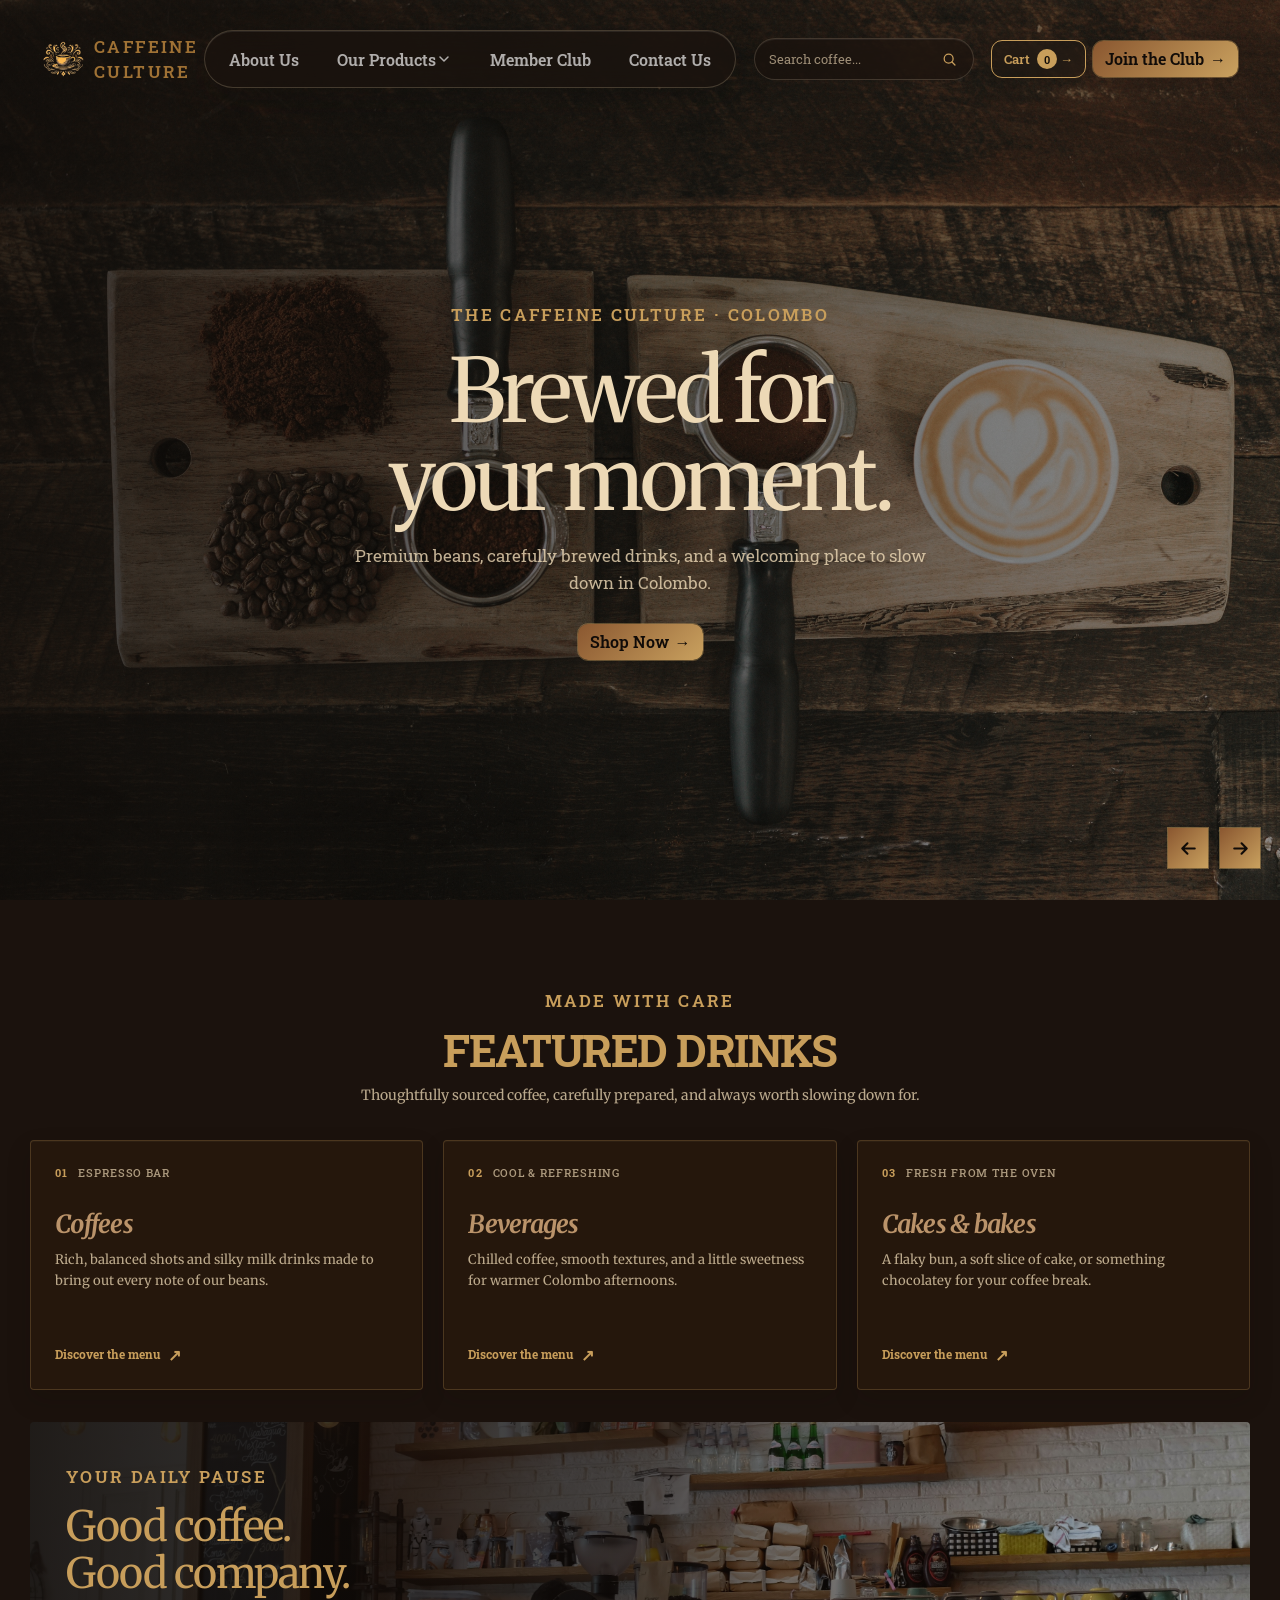
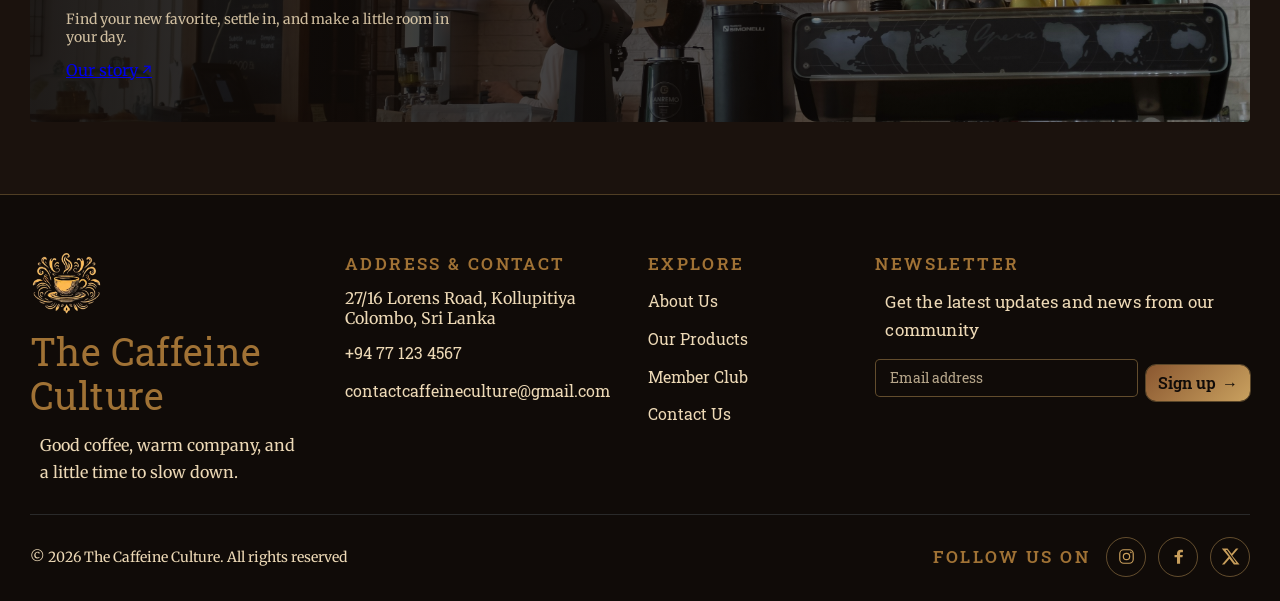
<file: index.html>
<!DOCTYPE html>
<html lang="en">

<head>
  <meta charset="UTF-8">
  <meta name="viewport" content="width=device-width, initial-scale=1.0">
  <meta name="description" content="The Caffeine Culture serves premium coffee in a welcoming Colombo cafe.">
  <meta name="theme-color" content="#100b08">
  <title>The Caffeine Culture</title>
  <link rel="icon" type="image/png" href="assets/images/Logo/Logo%20Transparent.png">
  <link rel="preconnect" href="https://fonts.googleapis.com">
  <link rel="preconnect" href="https://fonts.gstatic.com" crossorigin>
  <link
    href="https://fonts.googleapis.com/css2?family=Merriweather:opsz,wdth,wght@18..144,87..112,300..900&family=Roboto+Slab:wght@100..900&display=swap"
    rel="stylesheet">
  <link rel="stylesheet" href="https://cdn.jsdelivr.net/npm/swiper@11/swiper-bundle.min.css">
  <link rel="stylesheet" href="assets/css/main.css">
  <script type="module" src="js/main.js"></script>
</head>

<body>
  <a class="skip-link" href="#main-content">Skip to content</a>
  <header class="site-header" id="site-header"></header>

  <main class="home-page" id="main-content" tabindex="-1">
    <section class="home-hero" aria-labelledby="home-hero-title">
      <div class="hero-slider swiper" id="hero-slider" role="region" aria-roledescription="carousel"
        aria-label="Coffee moments">
        <div class="swiper-wrapper">
          <div class="swiper-slide hero-slide">
            <img class="hero-slide-image" src="assets/images/Background/Background.jpg" alt="" fetchpriority="high">
          </div>
          <div class="swiper-slide hero-slide">
            <img class="hero-slide-image" src="assets/images/Background/Background%202.jpg" alt="" loading="lazy">
          </div>
          <div class="swiper-slide hero-slide">
            <img class="hero-slide-image" src="assets/images/Background/Background%203.jpg" alt="" loading="lazy">
          </div>
        </div>
      </div>
      <div class="hero-content content-width">
        <p class="eyebrow">The Caffeine Culture · Colombo</p>
        <h1 class="h1-title" id="home-hero-title">Brewed for<br>your moment.</h1>
        <p class="body-text">Premium beans, carefully brewed drinks, and a welcoming place to slow down in Colombo.</p>
        <div class="button-row">
          <a class="btn action-btn" href="products.html">Shop Now</a>
        </div>
      </div>
      <div class="hero-slider-controls arrows-pair" role="group" aria-label="Hero slider controls">
        <button class="slider-arrow dark-arrow" type="button" data-hero-slider-prev aria-label="Previous background"
          aria-controls="hero-slider">
          <svg viewBox="0 0 24 24" fill="none" aria-hidden="true" focusable="false">
            <path d="M6 12H18M18 12L13 7M18 12L13 17" stroke="currentColor" stroke-width="2" stroke-linecap="round"
              stroke-linejoin="round"></path>
          </svg>
        </button>
        <button class="slider-arrow dark-arrow" type="button" data-hero-slider-next aria-label="Next background"
          aria-controls="hero-slider">
          <svg viewBox="0 0 24 24" fill="none" aria-hidden="true" focusable="false">
            <path d="M6 12H18M18 12L13 7M18 12L13 17" stroke="currentColor" stroke-width="2" stroke-linecap="round"
              stroke-linejoin="round"></path>
          </svg>
        </button>
      </div>
    </section>
    <section class="featured-drinks" id="featured-drinks" aria-labelledby="featured-drinks-title">
      <div class="content-width">
        <header class="section-intro">
          <p class="eyebrow">Made with care</p>
          <h2 class="h2-subtitle" id="featured-drinks-title">Featured drinks</h2>
          <p class="section-description">Thoughtfully sourced coffee, carefully prepared, and always worth slowing down
            for.</p>
        </header>
        <div class="drink-grid">
          <article class="drink-card">
            <p class="drink-category">01 <span>Espresso bar</span></p>
            <h3>Coffees</h3>
            <p>Rich, balanced shots and silky milk drinks made to bring out every note of our beans.</p>
            <a class="drink-link" href="products.html?category=coffee#product-catalog">Discover the menu <span
                aria-hidden="true">↗</span></a>
          </article>
          <article class="drink-card">
            <p class="drink-category">02 <span>Cool &amp; refreshing</span></p>
            <h3>Beverages</h3>
            <p>Chilled coffee, smooth textures, and a little sweetness for warmer Colombo afternoons.</p>
            <a class="drink-link" href="products.html?category=beverages#product-catalog">Discover the menu <span
                aria-hidden="true">↗</span></a>
          </article>
          <article class="drink-card">
            <p class="drink-category">03 <span>Fresh from the oven</span></p>
            <h3>Cakes &amp; bakes</h3>
            <p>A flaky bun, a soft slice of cake, or something chocolatey for your coffee break.</p>
            <a class="drink-link" href="products.html?category=cakes#product-catalog">Discover the menu <span
                aria-hidden="true">↗</span></a>
          </article>
        </div>
        <div class="coffee-feature" id="about-us">
          <div class="coffee-feature-copy">
            <p class="eyebrow">Your daily pause</p>
            <h2>Good coffee.<br>Good company.</h2>
            <p>Find your new favorite, settle in, and make a little room in your day.</p>
            <a class="drink-link" href="about.html">Our story <span aria-hidden="true">↗</span></a>
          </div>
        </div>
      </div>
    </section>
  </main>
  <footer class="site-footer" id="site-footer"></footer>
  <script src="https://cdn.jsdelivr.net/npm/swiper@11/swiper-bundle.min.js"></script>
</body>

</html>
</file>
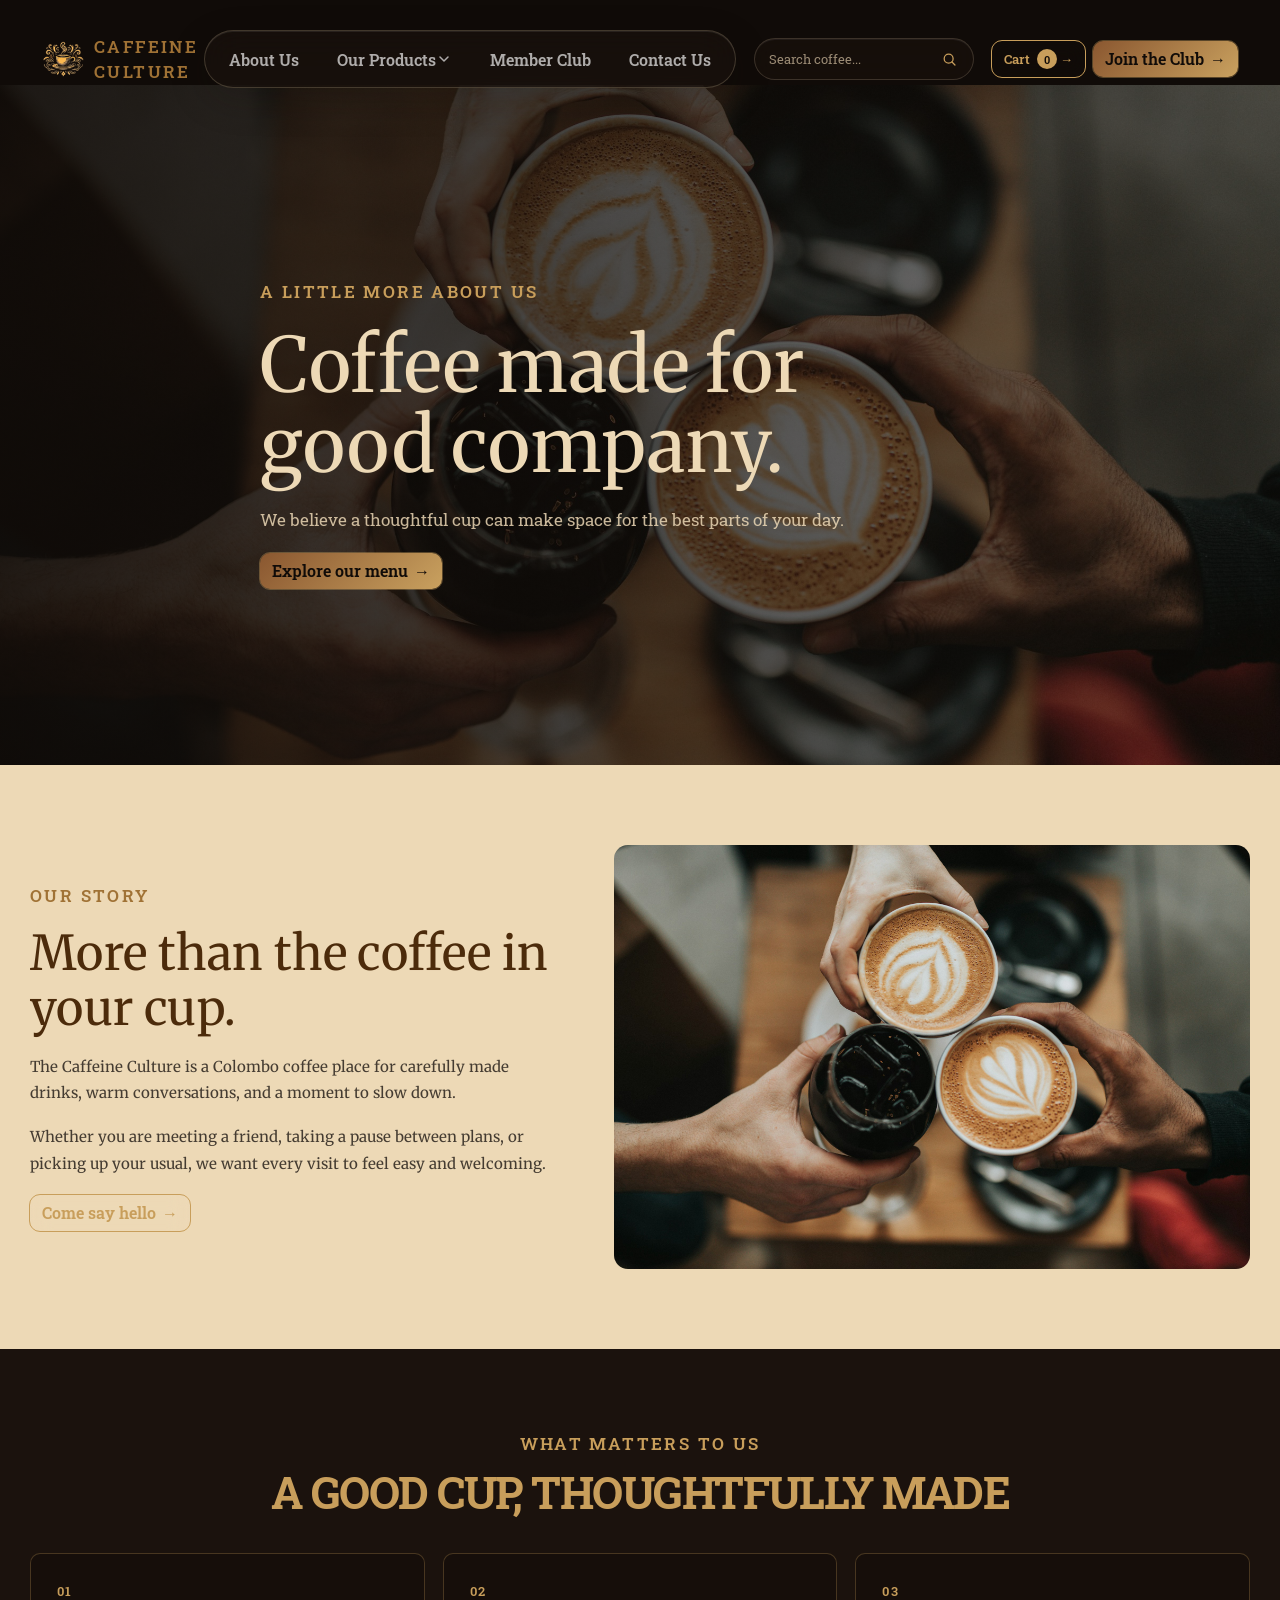
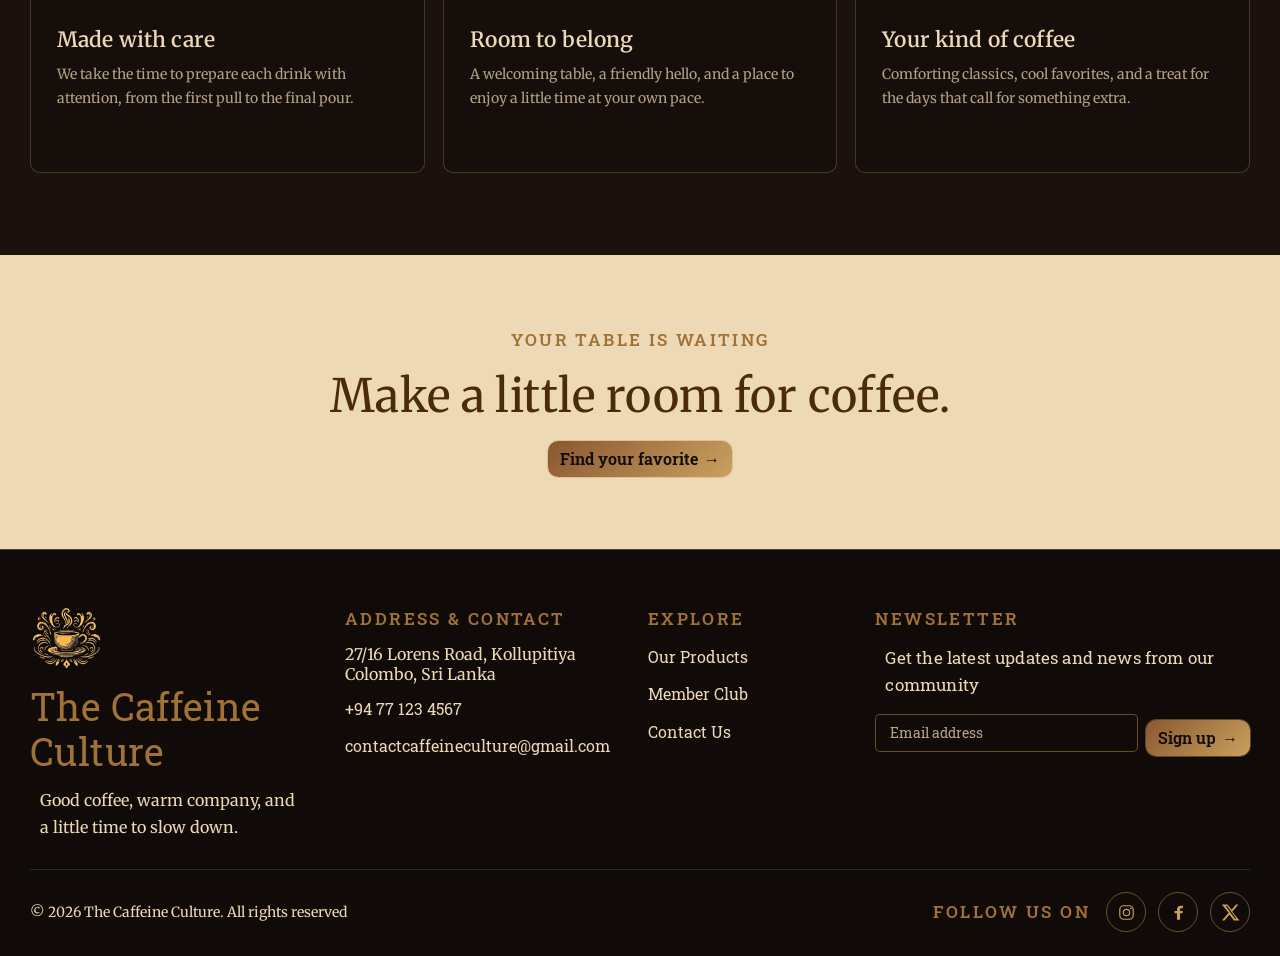
<file: about.html>
<!DOCTYPE html>
<html lang="en">

<head>
  <meta charset="UTF-8">
  <meta name="viewport" content="width=device-width, initial-scale=1.0">
  <meta name="description" content="Get to know The Caffeine Culture, a welcoming Colombo coffee place built around good coffee and unhurried moments.">
  <meta name="theme-color" content="#100b08">
  <title>About Us | The Caffeine Culture</title>
  <link rel="icon" type="image/png" href="assets/images/Logo/Logo%20Transparent.png">
  <link rel="preconnect" href="https://fonts.googleapis.com">
  <link rel="preconnect" href="https://fonts.gstatic.com" crossorigin>
  <link
    href="https://fonts.googleapis.com/css2?family=Merriweather:opsz,wdth,wght@18..144,87..112,300..900&family=Roboto+Slab:wght@100..900&display=swap"
    rel="stylesheet">
  <link rel="stylesheet" href="assets/css/main.css">
  <script type="module" src="js/main.js"></script>
</head>

<body>
  <a class="skip-link" href="#main-content">Skip to content</a>
  <header class="site-header" id="site-header"></header>

  <main id="main-content" class="site-page about-page" tabindex="-1">
    <section class="page-hero about-hero" aria-labelledby="about-title">
      <div class="content-width page-hero-content">
        <p class="eyebrow">A little more about us</p>
        <h1 class="h1-title light" id="about-title">Coffee made for<br>good company.</h1>
        <p class="body-text light">We believe a thoughtful cup can make space for the best parts of your day.</p>
        <a class="btn action-btn" href="products.html">Explore our menu</a>
      </div>
    </section>

    <section class="story-section light-section">
      <div class="content-width story-layout">
        <div class="story-copy">
          <p class="eyebrow">Our story</p>
          <h2>More than the coffee in your cup.</h2>
          <p>The Caffeine Culture is a Colombo coffee place for carefully made drinks, warm conversations, and a moment to slow down.</p>
          <p>Whether you are meeting a friend, taking a pause between plans, or picking up your usual, we want every visit to feel easy and welcoming.</p>
          <a class="btn ghost-btn" href="contact.html">Come say hello</a>
        </div>
        <img class="story-image" src="assets/images/Background/Background%203.jpg" alt="Friends sharing coffee together" loading="lazy">
      </div>
    </section>

    <section class="values-section dark-section">
      <div class="content-width">
        <header class="section-intro">
          <p class="eyebrow">What matters to us</p>
          <h2 class="h2-subtitle">A good cup, thoughtfully made</h2>
        </header>
        <div class="values-grid">
          <article class="value-card">
            <span class="value-number">01</span>
            <h3>Made with care</h3>
            <p>We take the time to prepare each drink with attention, from the first pull to the final pour.</p>
          </article>
          <article class="value-card">
            <span class="value-number">02</span>
            <h3>Room to belong</h3>
            <p>A welcoming table, a friendly hello, and a place to enjoy a little time at your own pace.</p>
          </article>
          <article class="value-card">
            <span class="value-number">03</span>
            <h3>Your kind of coffee</h3>
            <p>Comforting classics, cool favorites, and a treat for the days that call for something extra.</p>
          </article>
        </div>
      </div>
    </section>

    <section class="page-cta light-section">
      <div class="content-width">
        <p class="eyebrow">Your table is waiting</p>
        <h2>Make a little room for coffee.</h2>
        <a class="btn action-btn" href="products.html">Find your favorite</a>
      </div>
    </section>
  </main>

  <footer class="site-footer" id="site-footer"></footer>
</body>

</html>
</file>
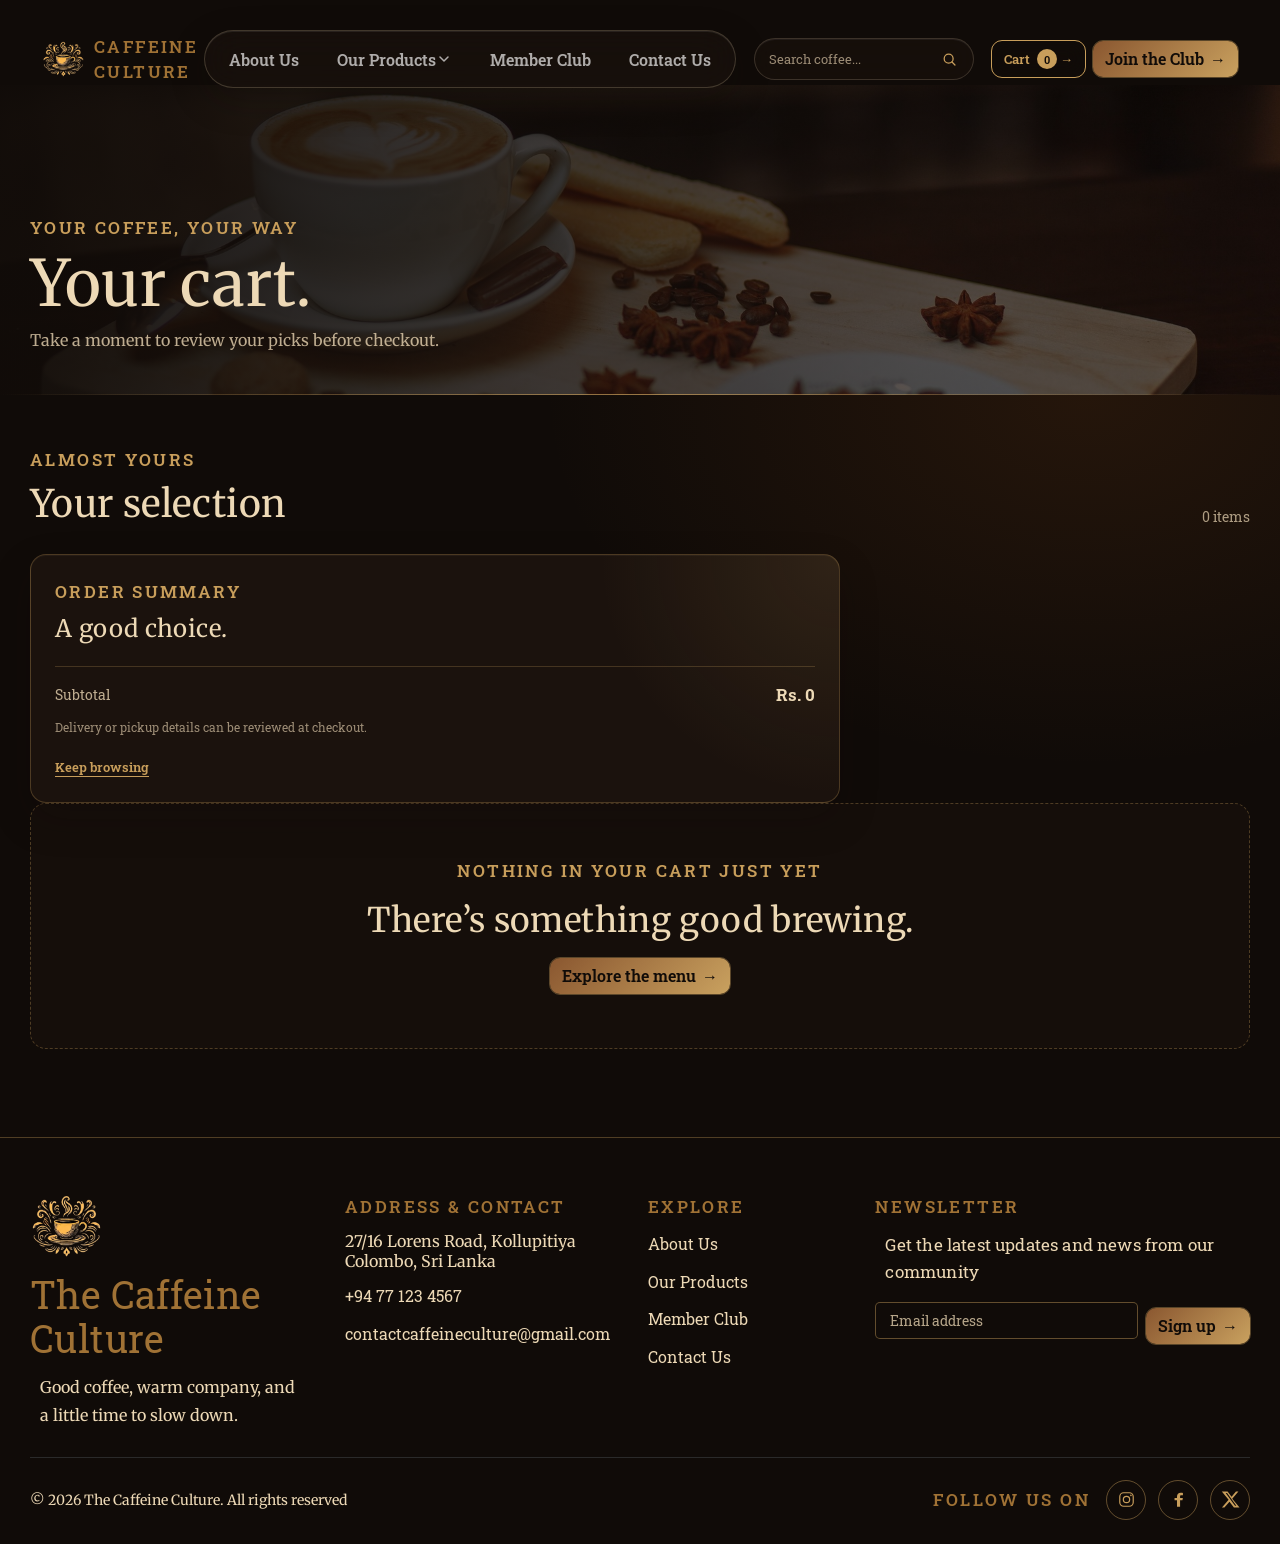
<file: cart.html>
<!DOCTYPE html>
<html lang="en">

<head>
  <meta charset="UTF-8">
  <meta name="viewport" content="width=device-width, initial-scale=1.0">
  <meta name="description" content="Review your Caffeine Culture cart before checkout.">
  <meta name="theme-color" content="#100b08">
  <title>Your Cart | The Caffeine Culture</title>
  <link rel="icon" type="image/png" href="assets/images/Logo/Logo%20Transparent.png">
  <link rel="preconnect" href="https://fonts.googleapis.com">
  <link rel="preconnect" href="https://fonts.gstatic.com" crossorigin>
  <link
    href="https://fonts.googleapis.com/css2?family=Merriweather:opsz,wdth,wght@18..144,87..112,300..900&family=Roboto+Slab:wght@100..900&display=swap"
    rel="stylesheet">
  <link rel="stylesheet" href="assets/css/main.css">
  <script type="module" src="js/main.js"></script>
</head>

<body>
  <a class="skip-link" href="#main-content">Skip to content</a>
  <header class="site-header" id="site-header"></header>

  <main id="main-content" class="site-page shop-page" tabindex="-1">
    <section class="shop-hero">
      <div class="content-width">
        <p class="eyebrow">Your coffee, your way</p>
        <h1 class="h1-title light">Your cart.</h1>
        <p>Take a moment to review your picks before checkout.</p>
      </div>
    </section>

    <section class="shop-section">
      <div class="content-width">
        <div class="shop-heading">
          <div>
            <p class="eyebrow">Almost yours</p>
            <h2>Your selection</h2>
          </div>
          <p data-cart-page-count aria-live="polite"></p>
        </div>

        <div class="cart-layout">
          <div class="cart-items" data-cart-items></div>
          <aside class="cart-summary" aria-labelledby="cart-summary-title">
            <p class="eyebrow">Order summary</p>
            <h2 id="cart-summary-title">A good choice.</h2>
            <div class="cart-total-row">
              <span>Subtotal</span>
              <strong data-cart-total>Rs. 0</strong>
            </div>
            <p class="cart-summary-note">Delivery or pickup details can be reviewed at checkout.</p>
            <a class="btn action-btn" data-cart-checkout href="checkout.html">Continue to checkout</a>
            <a class="shop-text-link" href="products.html">Keep browsing</a>
          </aside>
        </div>

        <div class="cart-empty" data-cart-empty hidden>
          <p class="eyebrow">Nothing in your cart just yet</p>
          <h2>There’s something good brewing.</h2>
          <a class="btn action-btn" href="products.html">Explore the menu</a>
        </div>
      </div>
    </section>
  </main>

  <footer class="site-footer" id="site-footer"></footer>
</body>

</html>
</file>
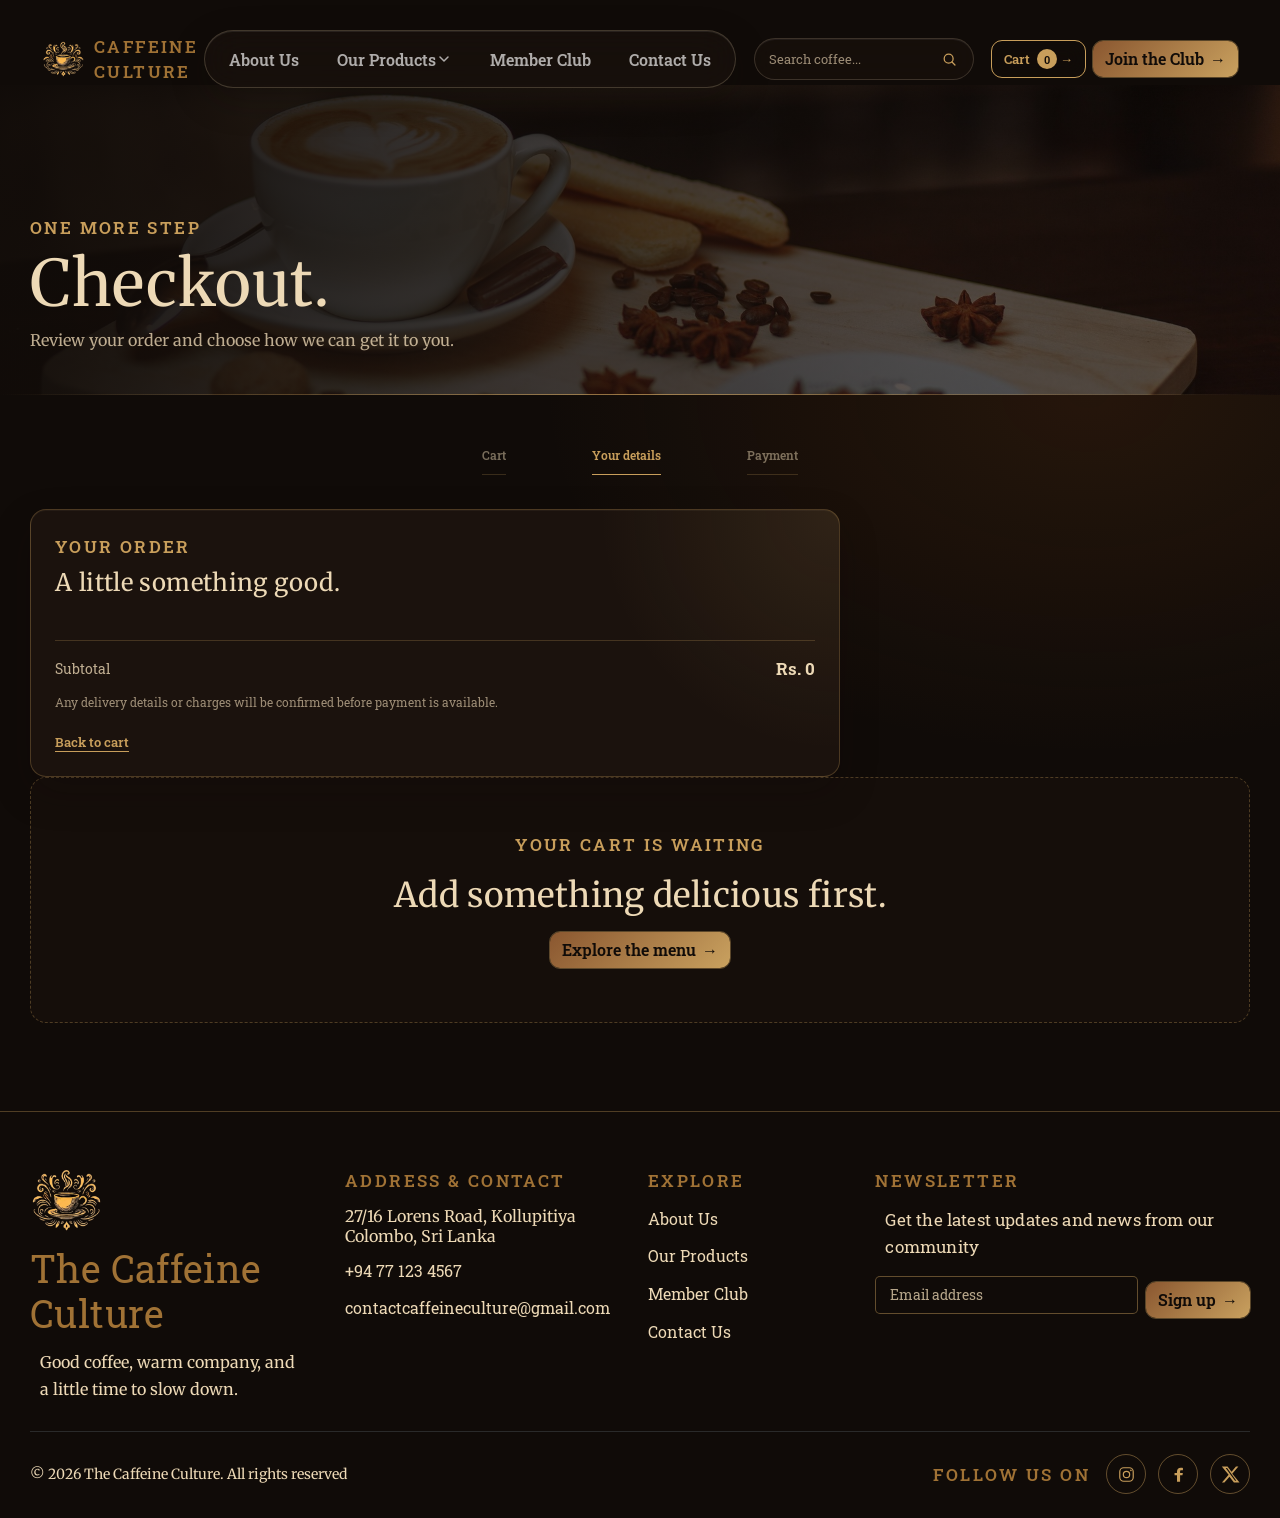
<file: checkout.html>
<!DOCTYPE html>
<html lang="en">

<head>
  <meta charset="UTF-8">
  <meta name="viewport" content="width=device-width, initial-scale=1.0">
  <meta name="description" content="Review your order and checkout details with The Caffeine Culture.">
  <meta name="theme-color" content="#100b08">
  <title>Checkout | The Caffeine Culture</title>
  <link rel="icon" type="image/png" href="assets/images/Logo/Logo%20Transparent.png">
  <link rel="preconnect" href="https://fonts.googleapis.com">
  <link rel="preconnect" href="https://fonts.gstatic.com" crossorigin>
  <link
    href="https://fonts.googleapis.com/css2?family=Merriweather:opsz,wdth,wght@18..144,87..112,300..900&family=Roboto+Slab:wght@100..900&display=swap"
    rel="stylesheet">
  <link rel="stylesheet" href="assets/css/main.css">
  <script type="module" src="js/main.js"></script>
</head>

<body>
  <a class="skip-link" href="#main-content">Skip to content</a>
  <header class="site-header" id="site-header"></header>

  <main id="main-content" class="site-page shop-page checkout-page" tabindex="-1">
    <section class="shop-hero">
      <div class="content-width">
        <p class="eyebrow">One more step</p>
        <h1 class="h1-title light">Checkout.</h1>
        <p>Review your order and choose how we can get it to you.</p>
      </div>
    </section>

    <section class="shop-section">
      <div class="content-width">
        <ol class="checkout-steps" aria-label="Checkout progress">
          <li>Cart</li>
          <li aria-current="step">Your details</li>
          <li>Payment</li>
        </ol>

        <div class="checkout-layout">
          <form class="checkout-form" data-checkout-form>
            <fieldset>
              <legend>Your details</legend>
              <label for="checkout-name">Full name</label>
              <input class="form-control" id="checkout-name" name="name" autocomplete="name" required>
              <label for="checkout-email">Email address</label>
              <input class="form-control" id="checkout-email" name="email" type="email" autocomplete="email" required>
              <label for="checkout-phone">Phone number</label>
              <input class="form-control" id="checkout-phone" name="phone" type="tel" autocomplete="tel" required>
            </fieldset>

            <fieldset>
              <legend>Pickup or delivery</legend>
              <div class="fulfilment-options">
                <label class="fulfilment-option">
                  <input type="radio" name="fulfilment" value="pickup" checked>
                  <span><strong>Pick up</strong><small>Collect from our Colombo cafe</small></span>
                </label>
                <label class="fulfilment-option">
                  <input type="radio" name="fulfilment" value="delivery">
                  <span><strong>Delivery</strong><small>We’ll confirm delivery details with you</small></span>
                </label>
              </div>
              <label for="checkout-address">Address or pickup note <span>(optional)</span></label>
              <textarea class="form-control" id="checkout-address" name="address" rows="3"
                autocomplete="street-address"></textarea>
            </fieldset>

            <button class="btn action-btn" type="submit">Continue to payment</button>
            <p class="checkout-disclaimer">Demo checkout only. No payment is collected and no payment provider is connected.</p>
            <p class="checkout-notice" data-checkout-notice tabindex="-1" role="status" hidden>
              Payment is not connected yet. Your cart is saved and no order has been placed.
            </p>
          </form>

          <aside class="checkout-summary" aria-labelledby="checkout-summary-title">
            <p class="eyebrow">Your order</p>
            <h2 id="checkout-summary-title">A little something good.</h2>
            <ul class="checkout-items" data-checkout-items></ul>
            <div class="cart-total-row">
              <span>Subtotal</span>
              <strong data-checkout-total>Rs. 0</strong>
            </div>
            <p class="cart-summary-note">Any delivery details or charges will be confirmed before payment is available.</p>
            <a class="shop-text-link" href="cart.html">Back to cart</a>
          </aside>
        </div>

        <div class="cart-empty" data-checkout-empty hidden>
          <p class="eyebrow">Your cart is waiting</p>
          <h2>Add something delicious first.</h2>
          <a class="btn action-btn" href="products.html">Explore the menu</a>
        </div>
      </div>
    </section>
  </main>

  <footer class="site-footer" id="site-footer"></footer>
</body>

</html>
</file>
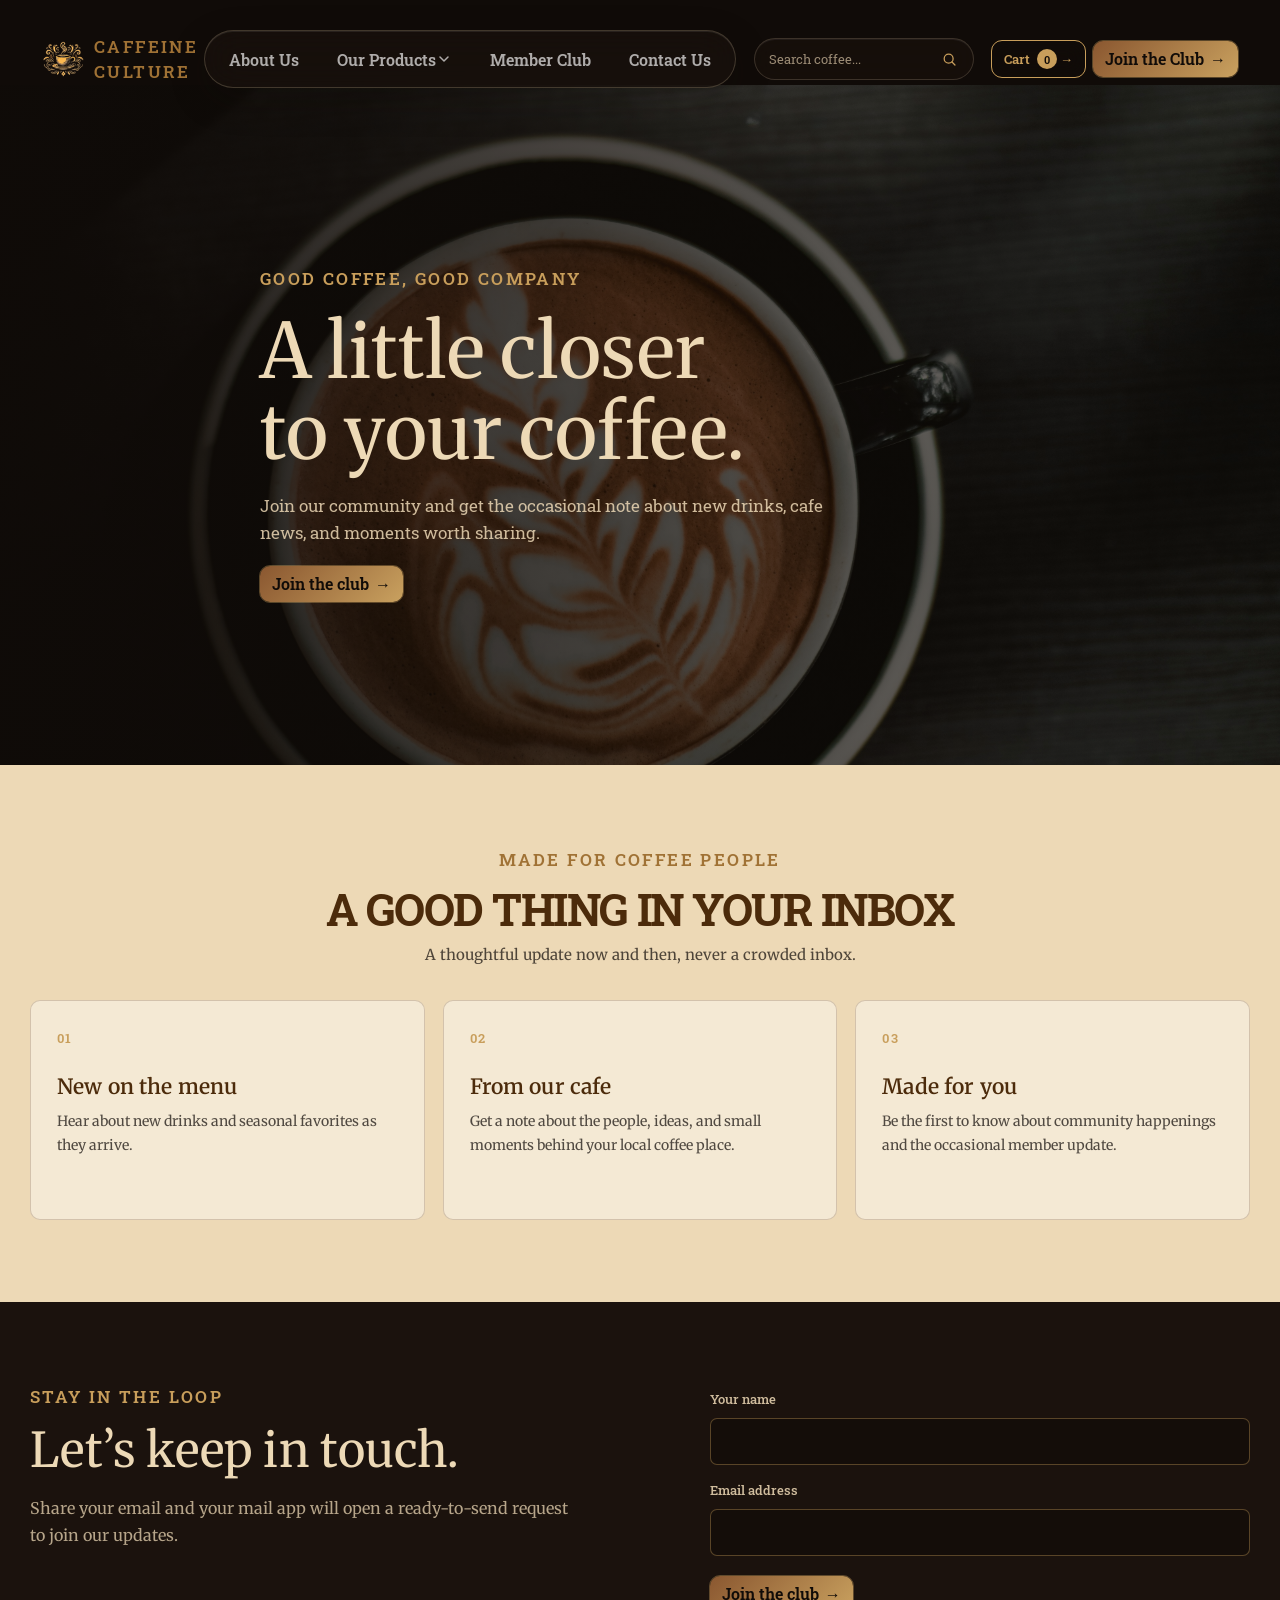
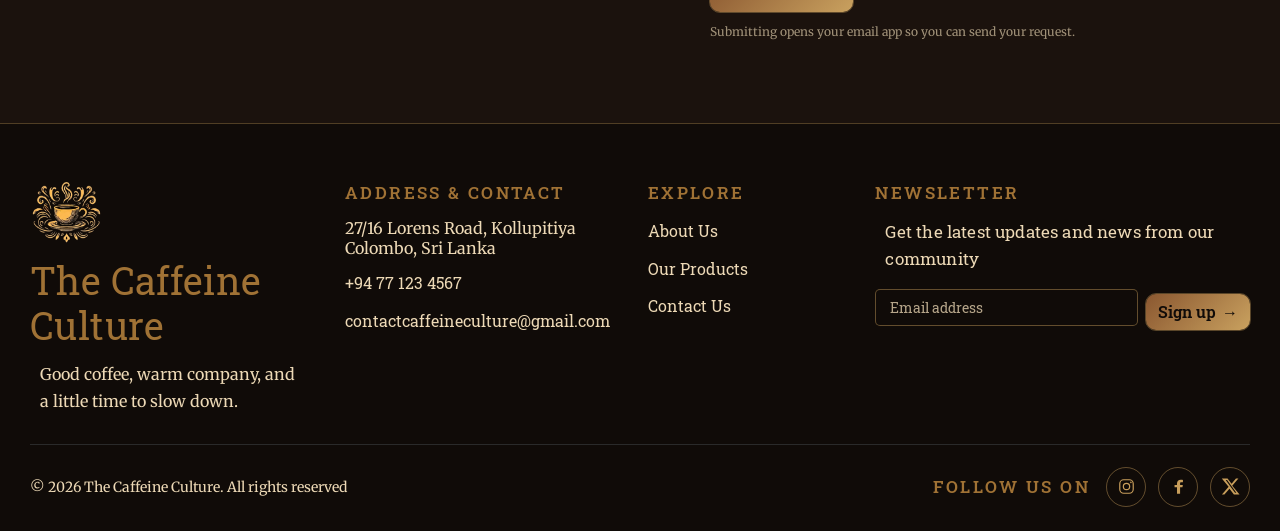
<file: club.html>
<!DOCTYPE html>
<html lang="en">

<head>
  <meta charset="UTF-8">
  <meta name="viewport" content="width=device-width, initial-scale=1.0">
  <meta name="description" content="Join The Caffeine Culture community for coffee news, new menu updates, and stories from our Colombo cafe.">
  <meta name="theme-color" content="#100b08">
  <title>Member Club | The Caffeine Culture</title>
  <link rel="icon" type="image/png" href="assets/images/Logo/Logo%20Transparent.png">
  <link rel="preconnect" href="https://fonts.googleapis.com">
  <link rel="preconnect" href="https://fonts.gstatic.com" crossorigin>
  <link
    href="https://fonts.googleapis.com/css2?family=Merriweather:opsz,wdth,wght@18..144,87..112,300..900&family=Roboto+Slab:wght@100..900&display=swap"
    rel="stylesheet">
  <link rel="stylesheet" href="assets/css/main.css">
  <script type="module" src="js/main.js"></script>
</head>

<body>
  <a class="skip-link" href="#main-content">Skip to content</a>
  <header class="site-header" id="site-header"></header>

  <main id="main-content" class="site-page club-page" tabindex="-1">
    <section class="page-hero club-hero" aria-labelledby="club-title">
      <div class="content-width page-hero-content">
        <p class="eyebrow">Good coffee, good company</p>
        <h1 class="h1-title light" id="club-title">A little closer<br>to your coffee.</h1>
        <p class="body-text light">Join our community and get the occasional note about new drinks, cafe news, and moments worth sharing.</p>
        <a class="btn action-btn" href="#club-signup">Join the club</a>
      </div>
    </section>

    <section class="club-benefits light-section">
      <div class="content-width">
        <header class="section-intro">
          <p class="eyebrow">Made for coffee people</p>
          <h2 class="h2-subtitle">A good thing in your inbox</h2>
          <p class="section-description">A thoughtful update now and then, never a crowded inbox.</p>
        </header>
        <div class="values-grid">
          <article class="value-card">
            <span class="value-number">01</span>
            <h3>New on the menu</h3>
            <p>Hear about new drinks and seasonal favorites as they arrive.</p>
          </article>
          <article class="value-card">
            <span class="value-number">02</span>
            <h3>From our cafe</h3>
            <p>Get a note about the people, ideas, and small moments behind your local coffee place.</p>
          </article>
          <article class="value-card">
            <span class="value-number">03</span>
            <h3>Made for you</h3>
            <p>Be the first to know about community happenings and the occasional member update.</p>
          </article>
        </div>
      </div>
    </section>

    <section class="club-signup dark-section" id="club-signup" aria-labelledby="club-signup-title">
      <div class="content-width club-signup-layout">
        <div>
          <p class="eyebrow">Stay in the loop</p>
          <h2 id="club-signup-title">Let’s keep in touch.</h2>
          <p>Share your email and your mail app will open a ready-to-send request to join our updates.</p>
        </div>
        <form class="email-compose-form club-form" data-email-subject="Join The Caffeine Culture Member Club">
          <label for="club-name">Your name</label>
          <input class="form-control" id="club-name" name="Name" autocomplete="name" required>
          <label for="club-email">Email address</label>
          <input class="form-control" id="club-email" name="Email" type="email" autocomplete="email" required>
          <button class="btn action-btn" type="submit">Join the club</button>
          <p class="form-note">Submitting opens your email app so you can send your request.</p>
        </form>
      </div>
    </section>
  </main>

  <footer class="site-footer" id="site-footer"></footer>
</body>

</html>
</file>
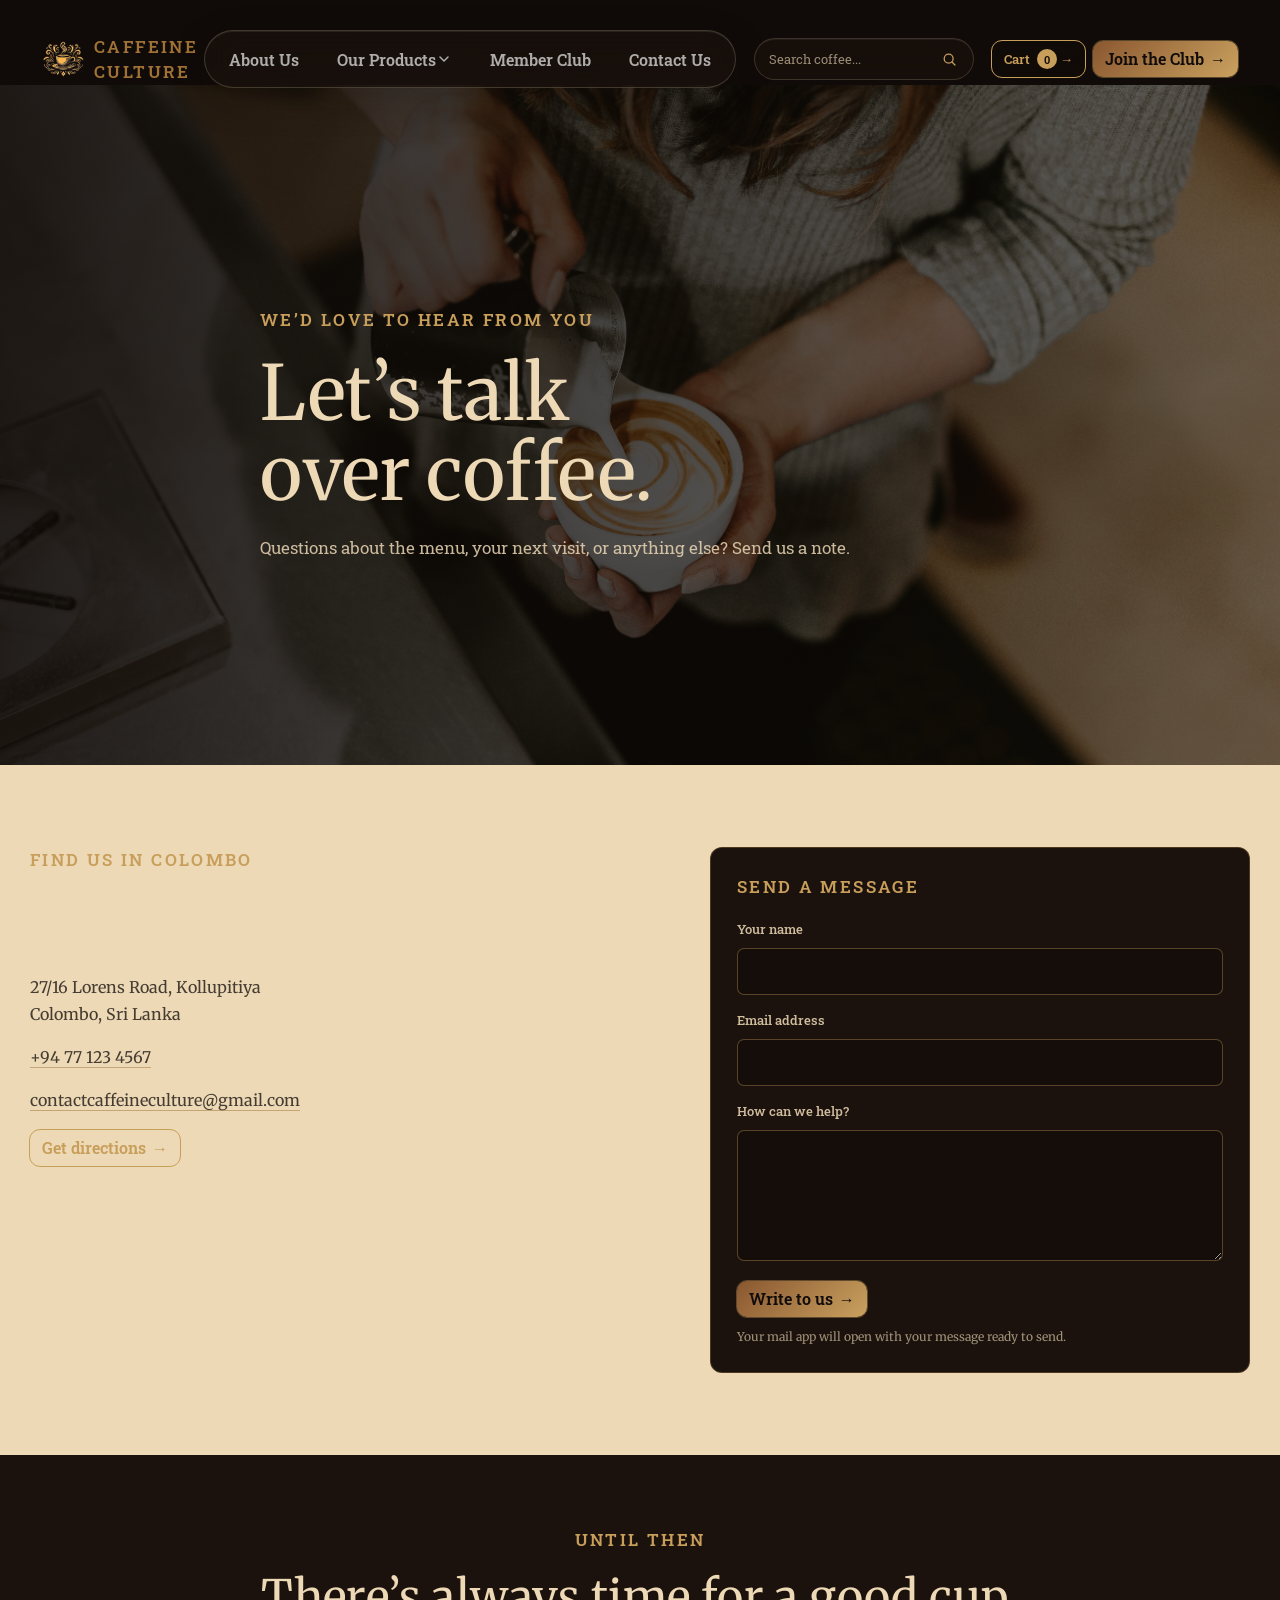
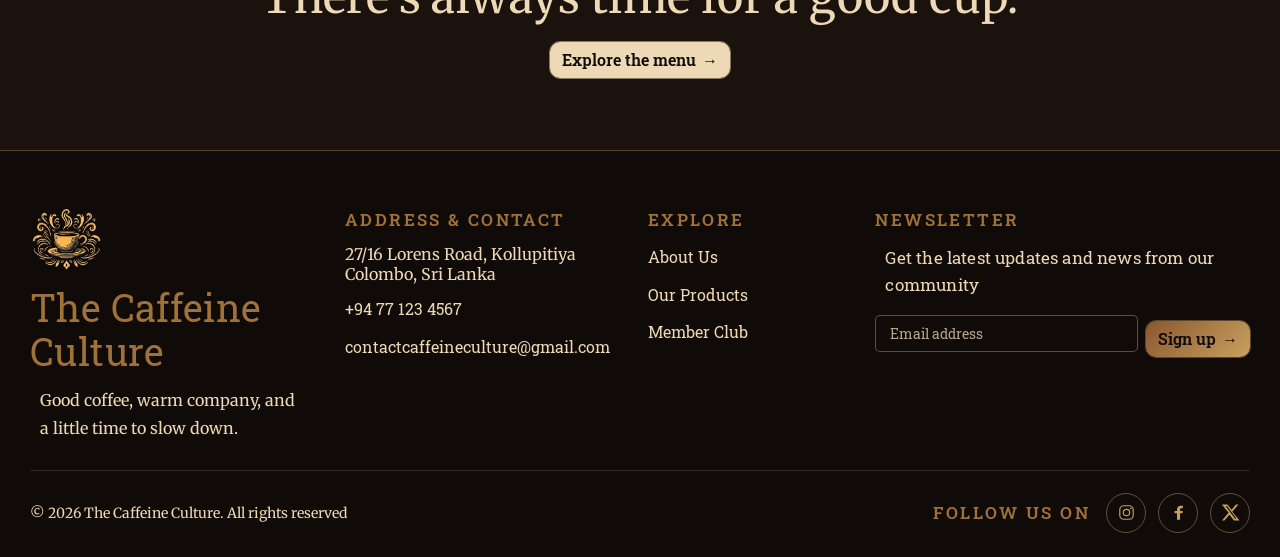
<file: contact.html>
<!DOCTYPE html>
<html lang="en">

<head>
  <meta charset="UTF-8">
  <meta name="viewport" content="width=device-width, initial-scale=1.0">
  <meta name="description" content="Contact The Caffeine Culture in Colombo about our coffee, menu, or your next visit.">
  <meta name="theme-color" content="#100b08">
  <title>Contact Us | The Caffeine Culture</title>
  <link rel="icon" type="image/png" href="assets/images/Logo/Logo%20Transparent.png">
  <link rel="preconnect" href="https://fonts.googleapis.com">
  <link rel="preconnect" href="https://fonts.gstatic.com" crossorigin>
  <link
    href="https://fonts.googleapis.com/css2?family=Merriweather:opsz,wdth,wght@18..144,87..112,300..900&family=Roboto+Slab:wght@100..900&display=swap"
    rel="stylesheet">
  <link rel="stylesheet" href="assets/css/main.css">
  <script type="module" src="js/main.js"></script>
</head>

<body>
  <a class="skip-link" href="#main-content">Skip to content</a>
  <header class="site-header" id="site-header"></header>

  <main id="main-content" class="site-page contact-page" tabindex="-1">
    <section class="page-hero contact-hero" aria-labelledby="contact-title">
      <div class="content-width page-hero-content">
        <p class="eyebrow">We’d love to hear from you</p>
        <h1 class="h1-title light" id="contact-title">Let’s talk<br>over coffee.</h1>
        <p class="body-text light">Questions about the menu, your next visit, or anything else? Send us a note.</p>
      </div>
    </section>

    <section class="contact-section light-section">
      <div class="content-width contact-layout">
        <div class="contact-details">
          <p class="eyebrow">Find us in Colombo</p>
          <h2>Come by or get in touch.</h2>
          <address>
            27/16 Lorens Road, Kollupitiya<br>
            Colombo, Sri Lanka
          </address>
          <a class="contact-detail-link" href="tel:+94771234567">+94 77 123 4567</a>
          <a class="contact-detail-link" href="mailto:contactcaffeineculture@gmail.com">contactcaffeineculture@gmail.com</a>
          <a class="btn ghost-btn" href="https://maps.google.com/?q=27%2F16+Lorens+Road%2C+Kollupitiya%2C+Colombo"
            target="_blank" rel="noopener noreferrer">Get directions</a>
        </div>

        <form class="email-compose-form contact-form" data-email-subject="A message for The Caffeine Culture">
          <p class="eyebrow">Send a message</p>
          <label for="contact-name">Your name</label>
          <input class="form-control" id="contact-name" name="Name" autocomplete="name" required>
          <label for="contact-email">Email address</label>
          <input class="form-control" id="contact-email" name="Email" type="email" autocomplete="email" required>
          <label for="contact-message">How can we help?</label>
          <textarea class="form-control" id="contact-message" name="Message" rows="5" required></textarea>
          <button class="btn action-btn" type="submit">Write to us</button>
          <p class="form-note">Your mail app will open with your message ready to send.</p>
        </form>
      </div>
    </section>

    <section class="contact-note dark-section">
      <div class="content-width">
        <p class="eyebrow">Until then</p>
        <h2>There’s always time for a good cup.</h2>
        <a class="btn light-btn" href="products.html">Explore the menu</a>
      </div>
    </section>
  </main>

  <footer class="site-footer" id="site-footer"></footer>
</body>

</html>
</file>
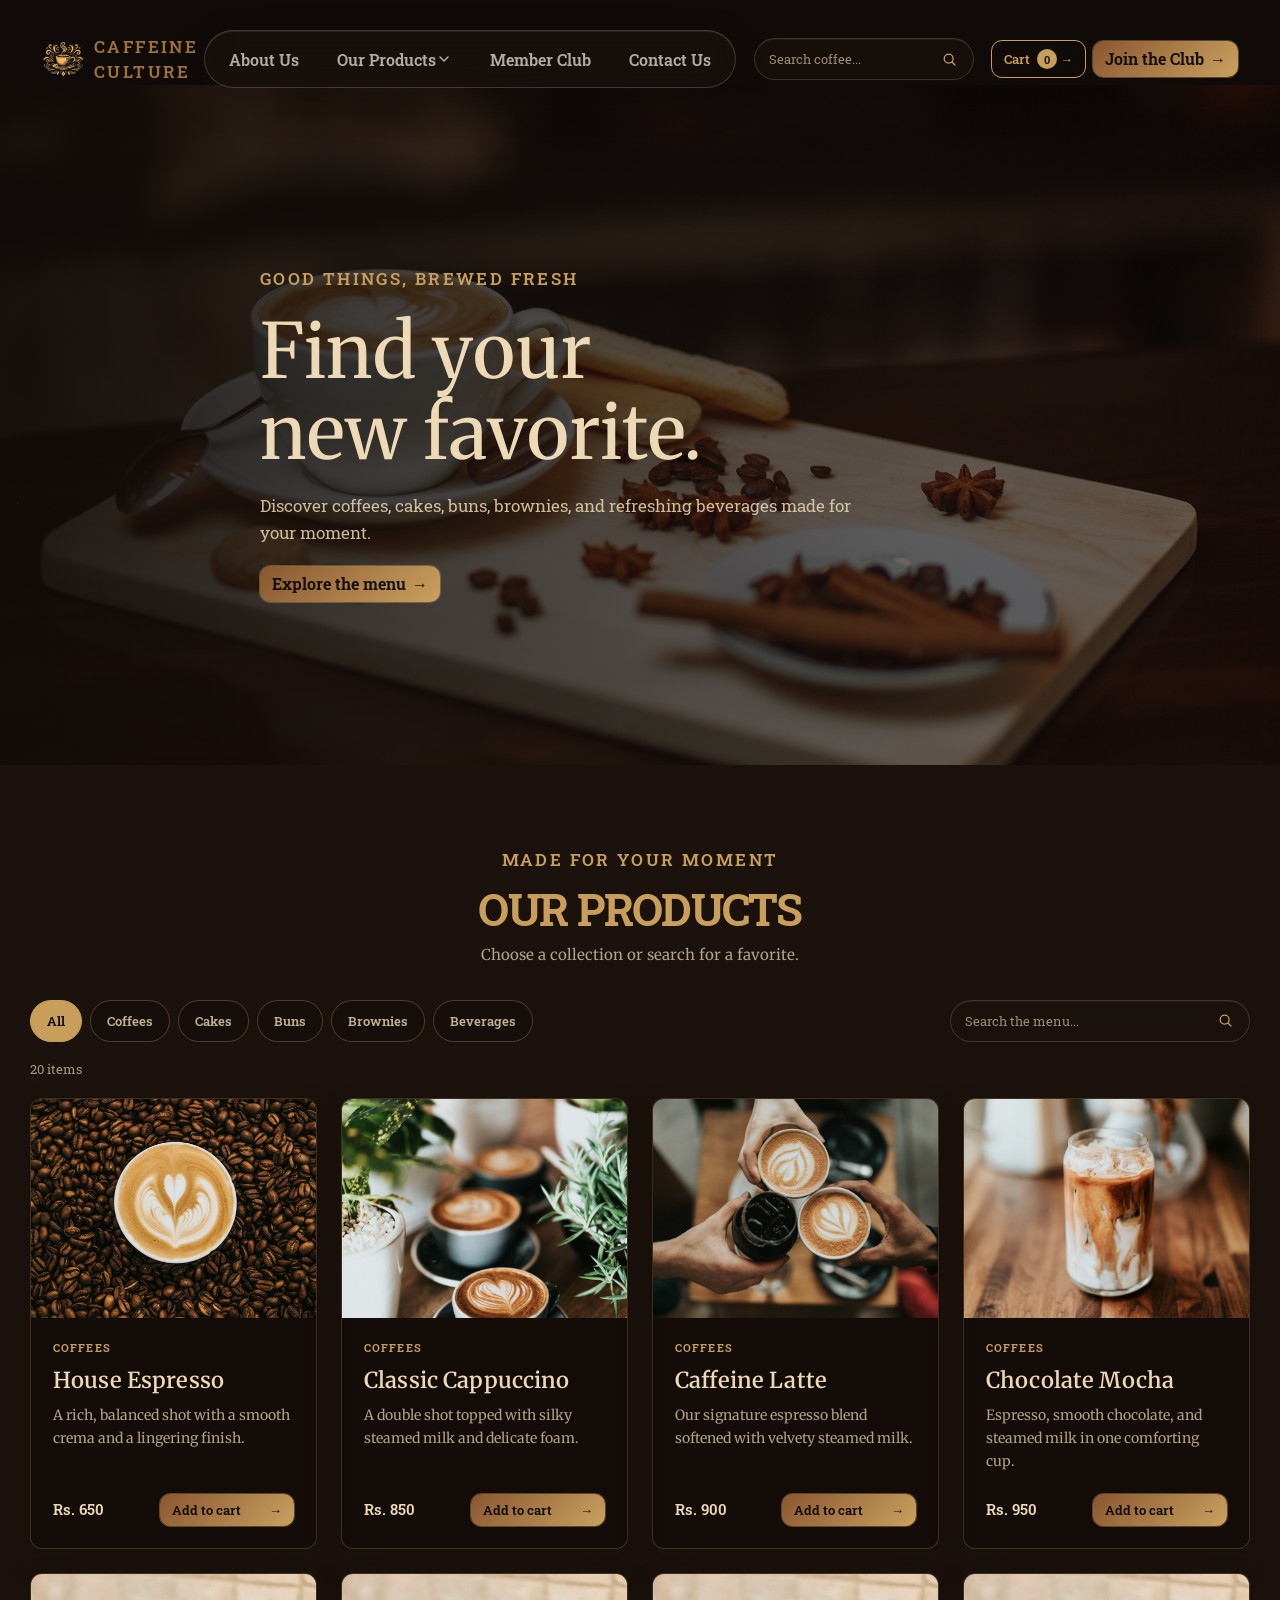
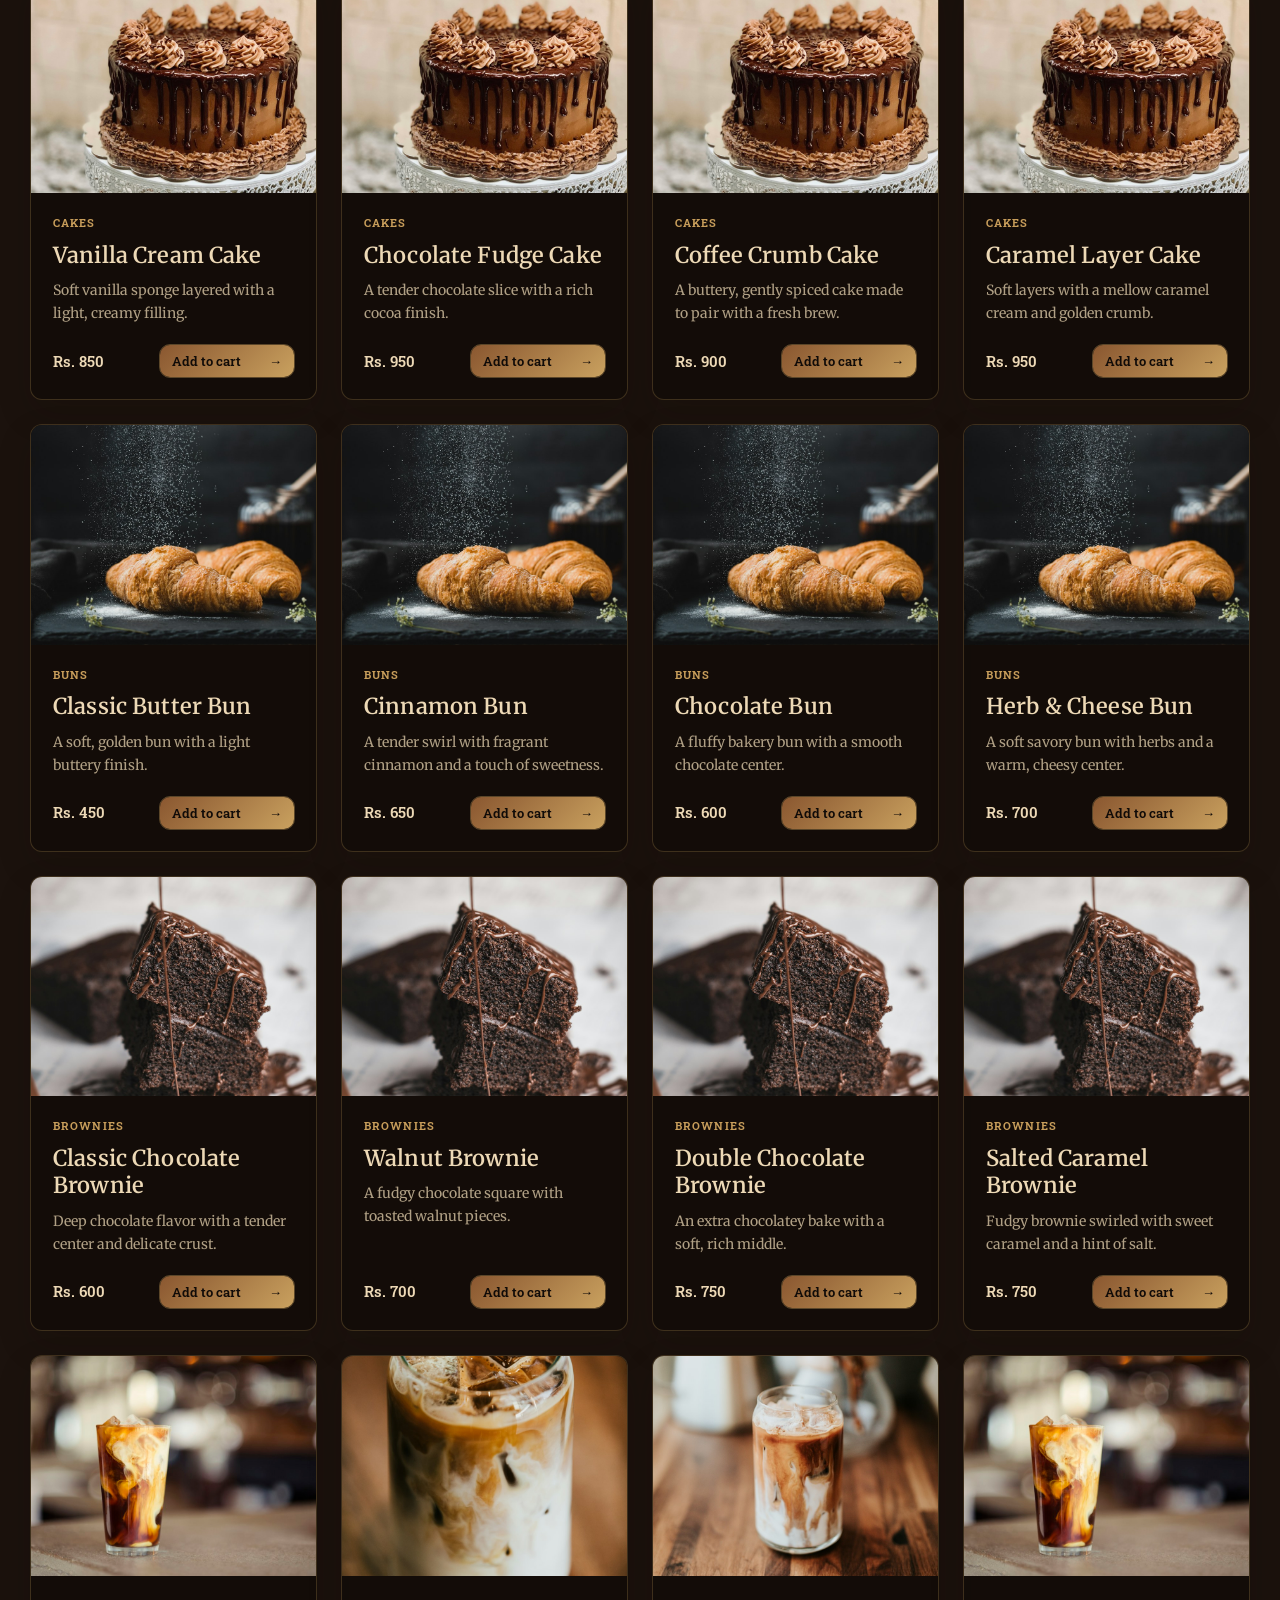
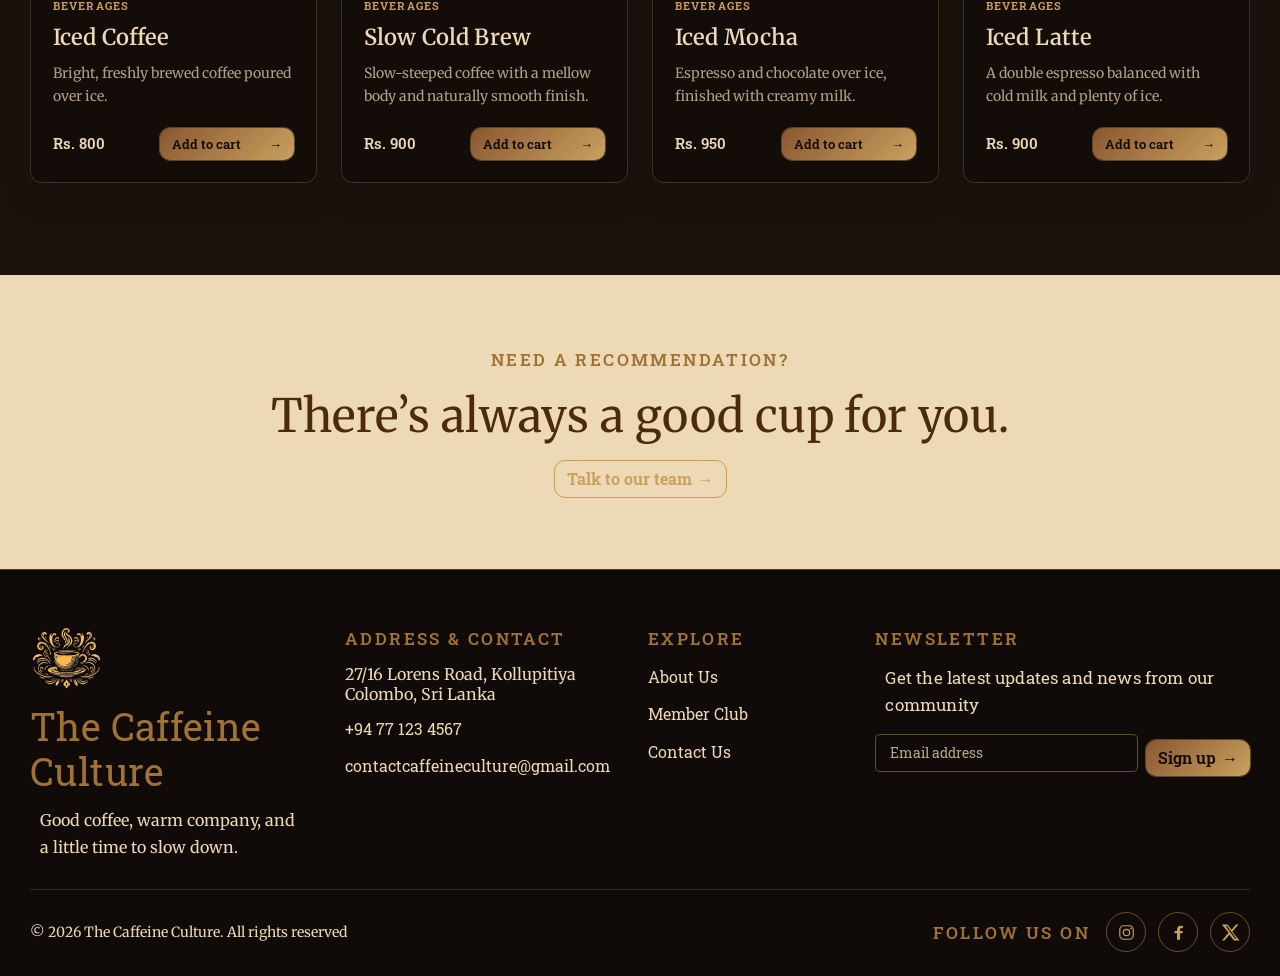
<file: products.html>
<!DOCTYPE html>
<html lang="en">

<head>
  <meta charset="UTF-8">
  <meta name="viewport" content="width=device-width, initial-scale=1.0">
  <meta name="description" content="Explore coffees, cakes, buns, brownies, and beverages from The Caffeine Culture.">
  <meta name="theme-color" content="#100b08">
  <title>Our Products | The Caffeine Culture</title>
  <link rel="icon" type="image/png" href="assets/images/Logo/Logo%20Transparent.png">
  <link rel="preconnect" href="https://fonts.googleapis.com">
  <link rel="preconnect" href="https://fonts.gstatic.com" crossorigin>
  <link
    href="https://fonts.googleapis.com/css2?family=Merriweather:opsz,wdth,wght@18..144,87..112,300..900&family=Roboto+Slab:wght@100..900&display=swap"
    rel="stylesheet">
  <link rel="stylesheet" href="assets/css/main.css">
  <script type="module" src="js/main.js"></script>
</head>

<body>
  <a class="skip-link" href="#main-content">Skip to content</a>
  <header class="site-header" id="site-header"></header>

  <main id="main-content" class="site-page products-page" tabindex="-1">
    <section class="page-hero products-hero" aria-labelledby="products-title">
      <div class="content-width page-hero-content">
        <p class="eyebrow">Good things, brewed fresh</p>
        <h1 class="h1-title light" id="products-title">Find your<br>new favorite.</h1>
        <p class="body-text light">Discover coffees, cakes, buns, brownies, and refreshing beverages made for your moment.</p>
        <a class="btn action-btn" href="#product-catalog">Explore the menu</a>
      </div>
    </section>

    <section class="catalog-section" id="product-catalog" aria-labelledby="catalog-title">
      <div class="content-width">
        <header class="section-intro">
          <p class="eyebrow">Made for your moment</p>
          <h2 class="h2-subtitle" id="catalog-title">Our products</h2>
          <p class="section-description">Choose a collection or search for a favorite.</p>
        </header>

        <div class="catalog-tools">
          <div class="catalog-filters" role="group" aria-label="Filter products by category">
            <button type="button" class="filter-chip" data-product-filter="all" aria-pressed="true">All</button>
            <button type="button" class="filter-chip" data-product-filter="coffee" aria-pressed="false">Coffees</button>
            <button type="button" class="filter-chip" data-product-filter="cakes" aria-pressed="false">Cakes</button>
            <button type="button" class="filter-chip" data-product-filter="buns" aria-pressed="false">Buns</button>
            <button type="button" class="filter-chip" data-product-filter="brownies" aria-pressed="false">Brownies</button>
            <button type="button" class="filter-chip" data-product-filter="beverages" aria-pressed="false">Beverages</button>
          </div>
          <form class="catalog-search-form site-search" role="search">
            <label class="sr-only" for="catalog-search">Search products</label>
            <input id="catalog-search" data-catalog-search type="search" name="q" placeholder="Search the menu..."
              autocomplete="off">
            <button type="submit" aria-label="Search products">
              <svg viewBox="0 0 24 24" aria-hidden="true" focusable="false">
                <circle cx="10.8" cy="10.8" r="6.3"></circle>
                <path d="m15.5 15.5 4.2 4.2"></path>
              </svg>
            </button>
          </form>
        </div>

        <div class="catalog-status">
          <p data-product-count aria-live="polite"></p>
        </div>
        <div class="product-grid" data-product-catalog aria-live="polite"></div>
        <p class="catalog-empty" data-product-empty hidden>No items match that search. Try another coffee or category.</p>
      </div>
    </section>

    <section class="catalog-cta light-section">
      <div class="content-width">
        <p class="eyebrow">Need a recommendation?</p>
        <h2>There’s always a good cup for you.</h2>
        <a class="btn ghost-btn" href="contact.html">Talk to our team</a>
      </div>
    </section>
  </main>

  <footer class="site-footer" id="site-footer"></footer>
</body>

</html>
</file>
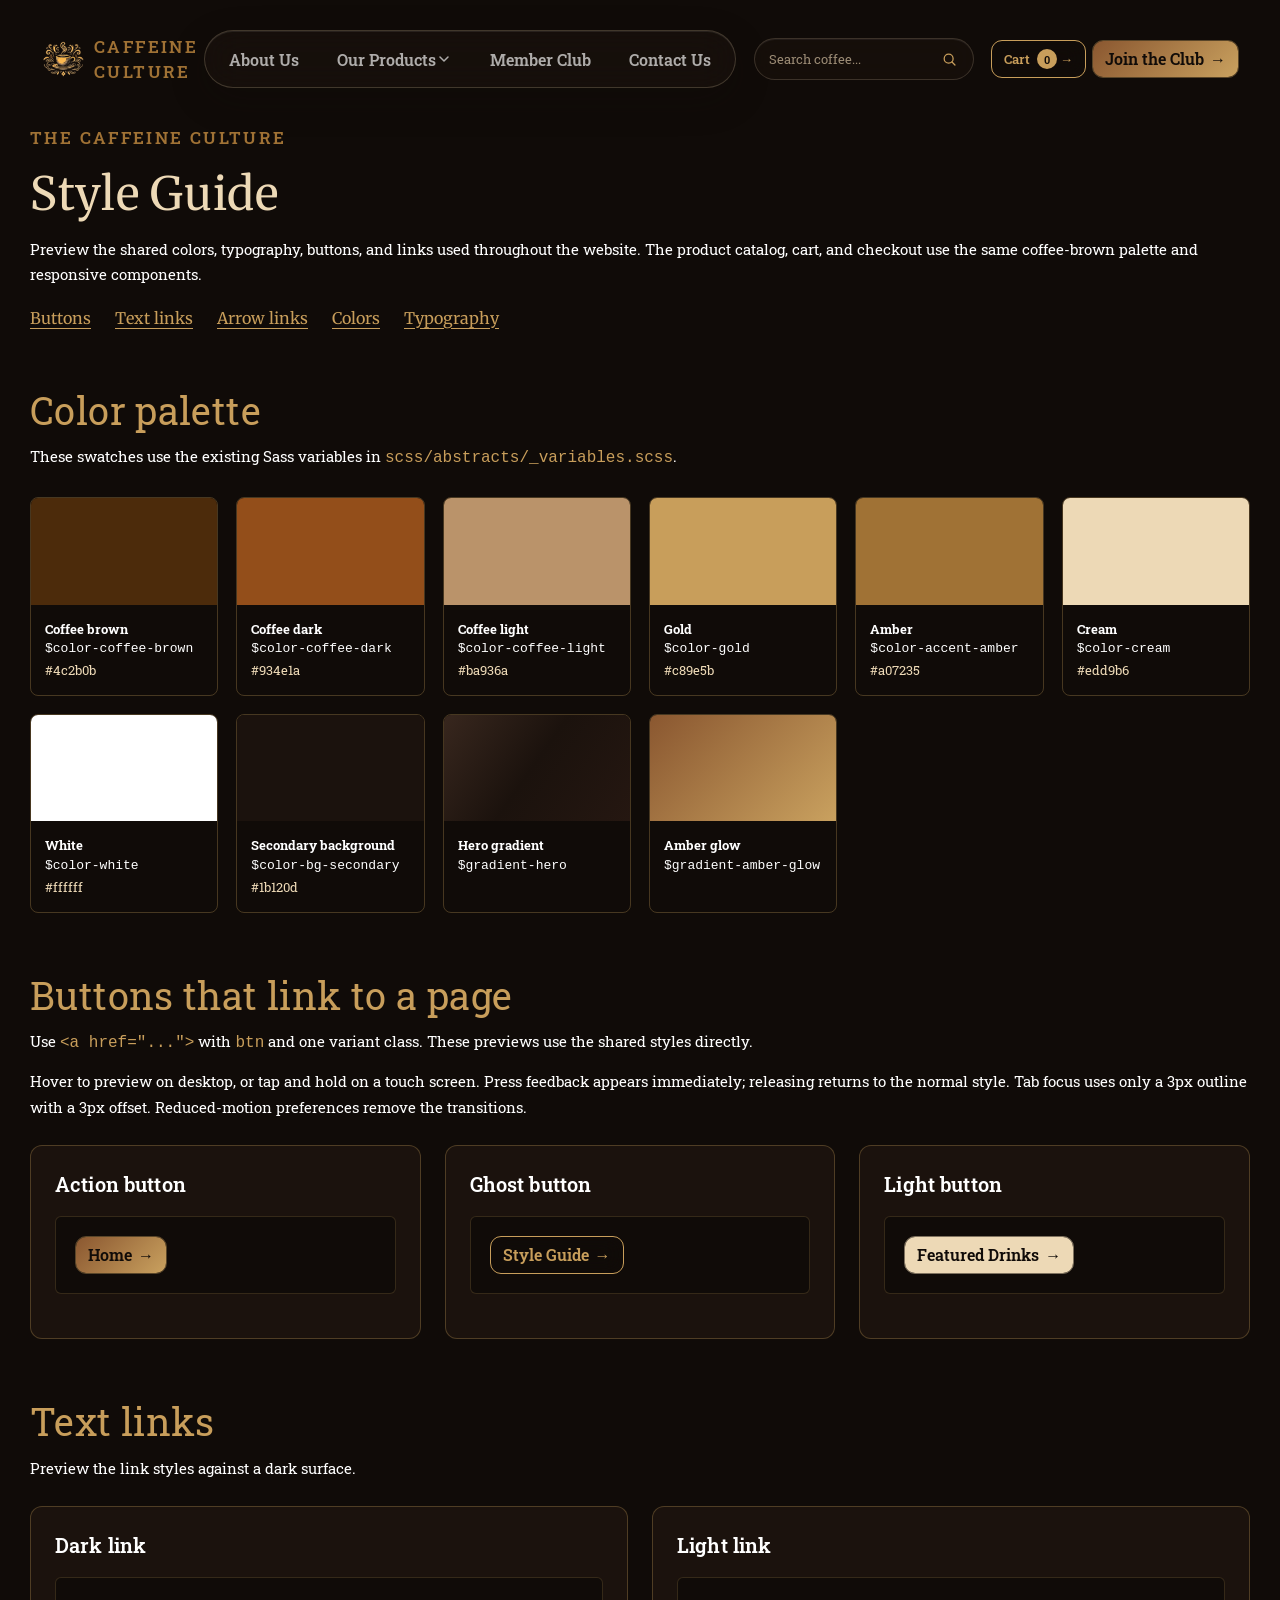
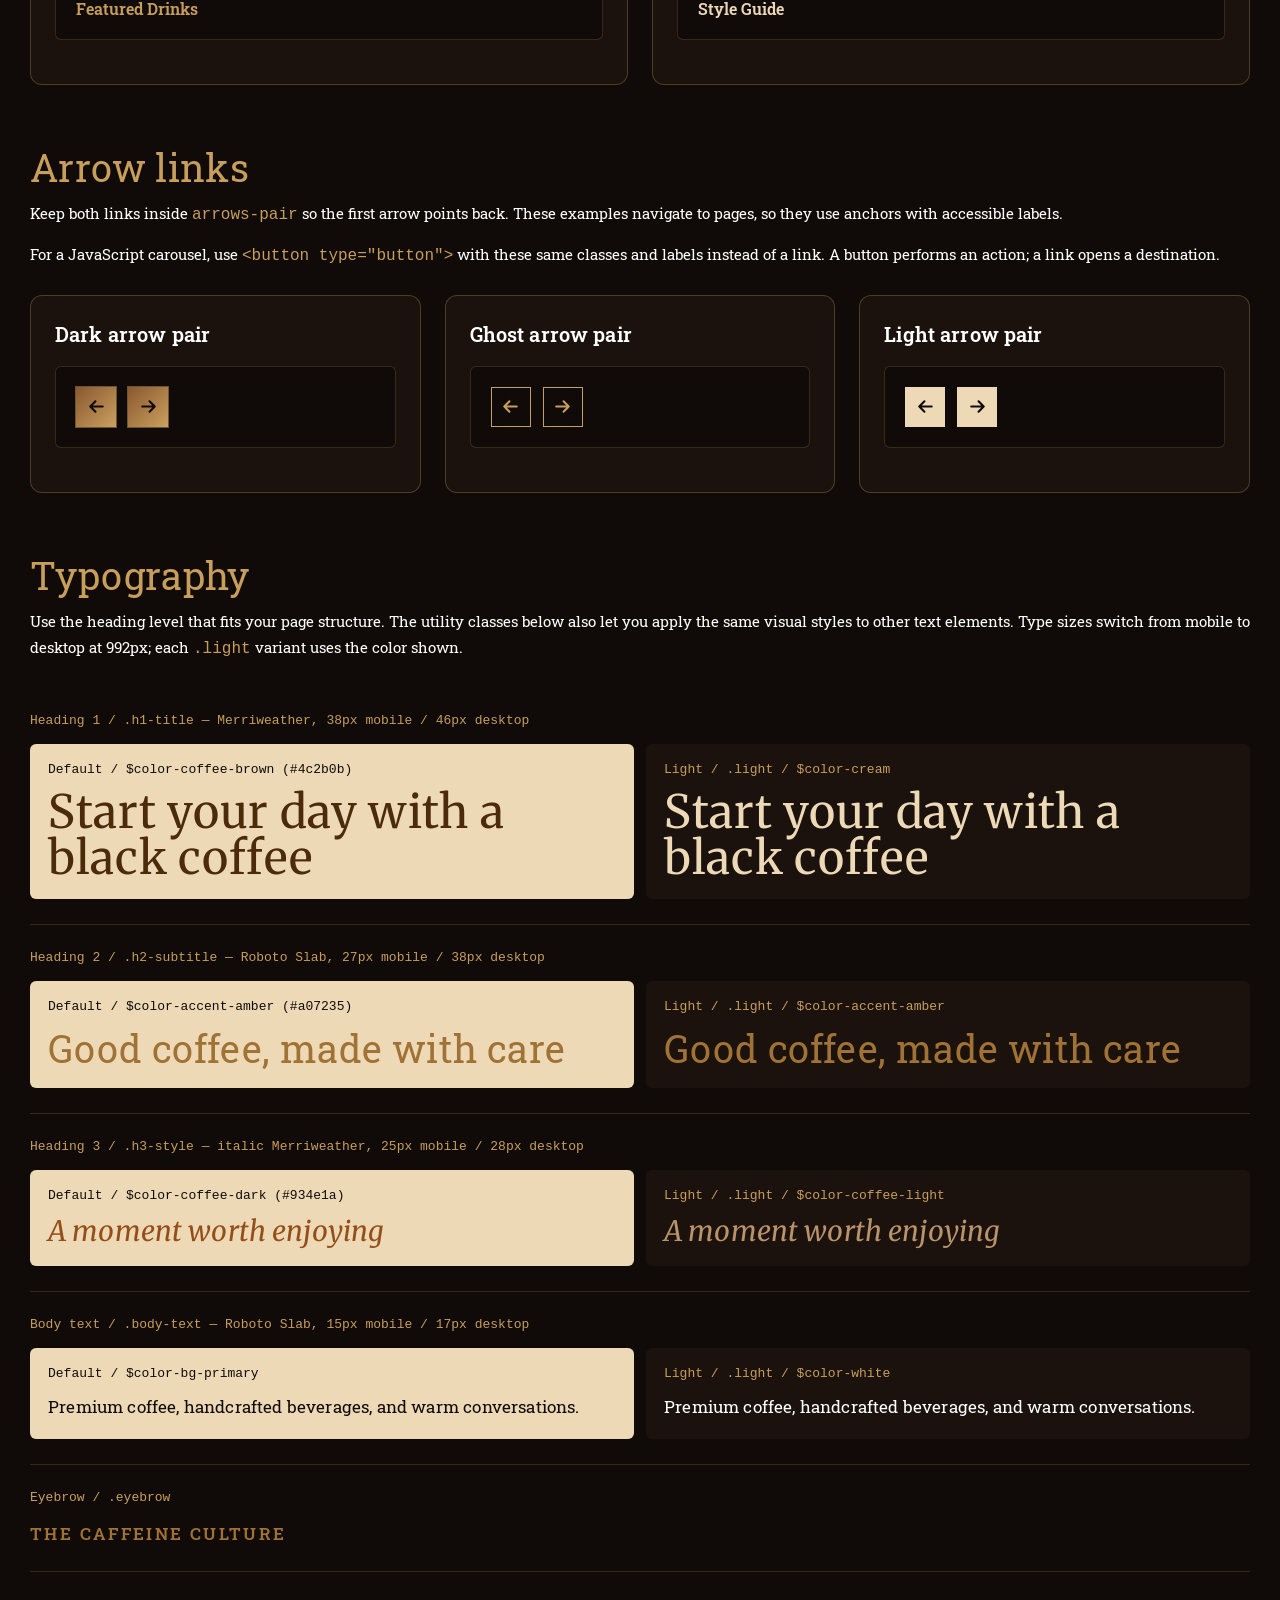
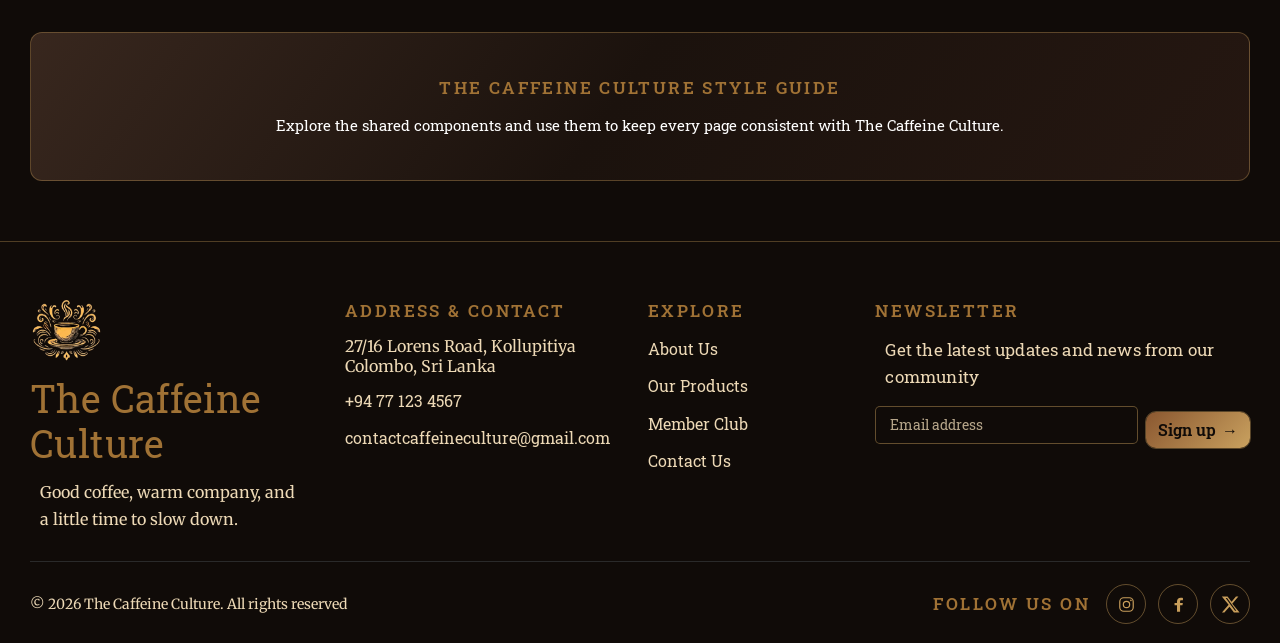
<file: style-guide.html>
<!DOCTYPE html>
<html lang="en">

<head>
  <meta charset="UTF-8">
  <meta name="viewport" content="width=device-width, initial-scale=1.0">
  <meta name="description"
    content="The Caffeine Culture style guide: shared colors, typography, buttons, links, and design examples.">
  <title>Style Guide | The Caffeine Culture</title>
  <link rel="icon" type="image/png" href="assets/images/Logo/Logo%20Transparent.png">
  <link rel="preconnect" href="https://fonts.googleapis.com">
  <link rel="preconnect" href="https://fonts.gstatic.com" crossorigin>
  <link
    href="https://fonts.googleapis.com/css2?family=Merriweather:wght@400;700&family=Roboto+Slab:wght@400;500;600&display=swap"
    rel="stylesheet">
  <link rel="stylesheet" href="assets/css/main.css">
  <script type="module" src="js/main.js"></script>
</head>

<body>
  <a class="skip-link" href="#main-content">Skip to content</a>
  <header class="site-header" id="site-header"></header>

  <main id="main-content" tabindex="-1" class="sg-page content-width">
    <header class="sg-intro">
      <p class="eyebrow">The Caffeine Culture</p>
      <h1 class="h1-title light">Style Guide</h1>
      <p class="sg-description">Preview the shared colors, typography, buttons, and links used throughout the website.
        The product catalog, cart, and checkout use the same coffee-brown palette and responsive components.
      </p>
      <nav class="sg-jump-links" aria-label="Style guide sections">
        <a href="#buttons" aria-label="Buttons">Buttons</a>
        <a href="#links" aria-label="Text links">Text links</a>
        <a href="#arrows" aria-label="Arrow links">Arrow links</a>
        <a href="#colors" aria-label="Colors">Colors</a>
        <a href="#typography" aria-label="Typography">Typography</a>
      </nav>
    </header>

    <section class="sg-section test-color" id="colors" aria-labelledby="colors-title">
      <div class="section-heading">
        <h2 id="colors-title">Color palette</h2>
        <p class="sg-description">These swatches use the existing Sass variables in
          <code>scss/abstracts/_variables.scss</code>.
        </p>
      </div>
      <div class="sg-colors">
        <figure class="sg-swatch">
          <div class="sg-color colour1" aria-hidden="true"></div>
          <figcaption><strong>Coffee brown</strong><code>$color-coffee-brown</code><span>#4c2b0b</span></figcaption>
        </figure>
        <figure class="sg-swatch">
          <div class="sg-color colour4" aria-hidden="true"></div>
          <figcaption><strong>Coffee dark</strong><code>$color-coffee-dark</code><span>#934e1a</span></figcaption>
        </figure>
        <figure class="sg-swatch">
          <div class="sg-color colour2" aria-hidden="true"></div>
          <figcaption><strong>Coffee light</strong><code>$color-coffee-light</code><span>#ba936a</span></figcaption>
        </figure>
        <figure class="sg-swatch">
          <div class="sg-color colour3" aria-hidden="true"></div>
          <figcaption><strong>Gold</strong><code>$color-gold</code><span>#c89e5b</span></figcaption>
        </figure>
        <figure class="sg-swatch">
          <div class="sg-color colour5" aria-hidden="true"></div>
          <figcaption><strong>Amber</strong><code>$color-accent-amber</code><span>#a07235</span></figcaption>
        </figure>
        <figure class="sg-swatch">
          <div class="sg-color colour6" aria-hidden="true"></div>
          <figcaption><strong>Cream</strong><code>$color-cream</code><span>#edd9b6</span></figcaption>
        </figure>
        <figure class="sg-swatch">
          <div class="sg-color colour7" aria-hidden="true"></div>
          <figcaption><strong>White</strong><code>$color-white</code><span>#ffffff</span></figcaption>
        </figure>
        <figure class="sg-swatch">
          <div class="sg-color colour9" aria-hidden="true"></div>
          <figcaption><strong>Secondary background</strong><code>$color-bg-secondary</code><span>#1b120d</span>
          </figcaption>
        </figure>
        <figure class="sg-swatch">
          <div class="sg-color colour8" aria-hidden="true"></div>
          <figcaption><strong>Hero gradient</strong><code>$gradient-hero</code></figcaption>
        </figure>
        <figure class="sg-swatch">
          <div class="sg-color colour10" aria-hidden="true"></div>
          <figcaption><strong>Amber glow</strong><code>$gradient-amber-glow</code></figcaption>
        </figure>
      </div>
    </section>

    <section class="sg-section test-button" id="buttons" aria-labelledby="buttons-title">
      <div class="section-heading">
        <h2 id="buttons-title">Buttons that link to a page</h2>
        <p class="sg-description">Use <code>&lt;a href="..."&gt;</code> with <code>btn</code> and one variant class.
          These previews use the shared styles directly.</p>
        <p class="sg-note">Hover to preview on desktop, or tap and hold on a touch screen. Press feedback appears
          immediately; releasing returns to the normal style. Tab focus uses only a 3px outline with a 3px offset.
          Reduced-motion preferences
          remove the transitions.</p>
      </div>
      <div class="sg-grid">
        <article class="sg-card" aria-labelledby="action-title">
          <h3 class="sg-card-title" id="action-title">Action button</h3>
          <div class="sg-preview">
            <a href="index.html" class="btn action-btn" aria-label="Go to the Home page">Home</a>
          </div>
        </article>
        <article class="sg-card" aria-labelledby="ghost-title">
          <h3 class="sg-card-title" id="ghost-title">Ghost button</h3>
          <div class="sg-preview">
            <a href="style-guide.html" class="btn ghost-btn" aria-label="View the Style Guide">Style Guide</a>
          </div>
        </article>
        <article class="sg-card" aria-labelledby="light-title">
          <h3 class="sg-card-title" id="light-title">Light button</h3>
          <div class="sg-preview">
            <a href="index.html#featured-drinks" class="btn light-btn" aria-label="View featured drinks">Featured
              Drinks</a>
          </div>
        </article>
      </div>
    </section>

    <section class="sg-section test-links" id="links" aria-labelledby="links-title">
      <div class="section-heading">
        <h2 id="links-title">Text links</h2>
        <p class="sg-description">Preview the link styles against a dark surface.</p>
      </div>
      <div class="sg-grid">
        <article class="sg-card" aria-labelledby="dark-link-title">
          <h3 class="sg-card-title" id="dark-link-title">Dark link</h3>
          <div class="sg-preview sg-preview-dark">
            <a href="index.html#featured-drinks" class="dark-link" aria-label="Explore featured drinks">
              Featured Drinks
            </a>
          </div>
        </article>
        <article class="sg-card" aria-labelledby="light-link-title">
          <h3 class="sg-card-title" id="light-link-title">Light link</h3>
          <div class="sg-preview">
            <a href="style-guide.html" class="light-link" aria-label="View the Style Guide">
              Style Guide
            </a>
          </div>
        </article>
      </div>
    </section>

    <section class="sg-section test-arrows" id="arrows" aria-labelledby="arrows-title">
      <div class="section-heading">
        <h2 id="arrows-title">Arrow links</h2>
        <p class="sg-description">Keep both links inside <code>arrows-pair</code> so the first arrow points back. These
          examples navigate to pages, so they use anchors with accessible labels.</p>
        <p class="sg-note">For a JavaScript carousel, use <code>&lt;button type="button"&gt;</code> with these same
          classes and labels instead of a link. A button performs an action; a link opens a destination.</p>
      </div>
      <div class="sg-grid">
        <article class="sg-card" aria-labelledby="dark-arrows-title">
          <h3 class="sg-card-title" id="dark-arrows-title">Dark arrow pair</h3>
          <div class="sg-preview">
            <div class="arrows-pair">
              <a href="index.html" class="slider-arrow dark-arrow" aria-label="Previous: Home page">
                <svg width="25" height="25" viewBox="0 0 24 24" fill="none" aria-hidden="true" focusable="false">
                  <path d="M6 12H18M18 12L13 7M18 12L13 17" stroke="currentColor" stroke-width="2"
                    stroke-linecap="round" stroke-linejoin="round"></path>
                </svg>
              </a>
              <a href="style-guide.html" class="slider-arrow dark-arrow" aria-label="Next: Style Guide">
                <svg width="25" height="25" viewBox="0 0 24 24" fill="none" aria-hidden="true" focusable="false">
                  <path d="M6 12H18M18 12L13 7M18 12L13 17" stroke="currentColor" stroke-width="2"
                    stroke-linecap="round" stroke-linejoin="round"></path>
                </svg>
              </a>
            </div>
          </div>
        </article>
        <article class="sg-card" aria-labelledby="ghost-arrows-title">
          <h3 class="sg-card-title" id="ghost-arrows-title">Ghost arrow pair</h3>
          <div class="sg-preview">
            <div class="arrows-pair">
              <a href="index.html" class="slider-arrow ghost-arrow" aria-label="Previous: Home page">
                <svg width="25" height="25" viewBox="0 0 24 24" fill="none" aria-hidden="true" focusable="false">
                  <path d="M6 12H18M18 12L13 7M18 12L13 17" stroke="currentColor" stroke-width="2"
                    stroke-linecap="round" stroke-linejoin="round"></path>
                </svg>
              </a>
              <a href="style-guide.html" class="slider-arrow ghost-arrow" aria-label="Next: Style Guide">
                <svg width="25" height="25" viewBox="0 0 24 24" fill="none" aria-hidden="true" focusable="false">
                  <path d="M6 12H18M18 12L13 7M18 12L13 17" stroke="currentColor" stroke-width="2"
                    stroke-linecap="round" stroke-linejoin="round"></path>
                </svg>
              </a>
            </div>
          </div>
        </article>
        <article class="sg-card" aria-labelledby="light-arrows-title">
          <h3 class="sg-card-title" id="light-arrows-title">Light arrow pair</h3>
          <div class="sg-preview">
            <div class="arrows-pair">
              <a href="index.html" class="slider-arrow light-arrow" aria-label="Previous: Home page">
                <svg width="25" height="25" viewBox="0 0 24 24" fill="none" aria-hidden="true" focusable="false">
                  <path d="M6 12H18M18 12L13 7M18 12L13 17" stroke="currentColor" stroke-width="2"
                    stroke-linecap="round" stroke-linejoin="round"></path>
                </svg>
              </a>
              <a href="style-guide.html" class="slider-arrow light-arrow" aria-label="Next: Style Guide">
                <svg width="25" height="25" viewBox="0 0 24 24" fill="none" aria-hidden="true" focusable="false">
                  <path d="M6 12H18M18 12L13 7M18 12L13 17" stroke="currentColor" stroke-width="2"
                    stroke-linecap="round" stroke-linejoin="round"></path>
                </svg>
              </a>
            </div>
          </div>
        </article>
      </div>
    </section>

    <section class="sg-section typography-test" id="typography" aria-labelledby="typography-title">
      <div class="section-heading">
        <h2 id="typography-title">Typography</h2>
        <p class="sg-description">Use the heading level that fits your page structure. The utility classes below also
          let you apply the same visual styles to other text elements. Type sizes switch from mobile to desktop at
          992px; each <code>.light</code> variant uses the color shown.</p>
      </div>
      <div class="sg-type-sample">
        <code>Heading 1 / .h1-title — Merriweather, 38px mobile / 46px desktop</code>
        <div class="sg-type-variants">
          <div class="sg-type-variant sg-type-variant-h1">
            <code>Default / $color-coffee-brown (#4c2b0b)</code>
            <p class="h1-title">Start your day with a black coffee</p>
          </div>
          <div class="sg-type-variant sg-type-variant-h1-light">
            <code>Light / .light / $color-cream</code>
            <p class="h1-title light">Start your day with a black coffee</p>
          </div>
        </div>
      </div>
      <div class="sg-type-sample">
        <code>Heading 2 / .h2-subtitle — Roboto Slab, 27px mobile / 38px desktop</code>
        <div class="sg-type-variants">
          <div class="sg-type-variant sg-type-variant-h2">
            <code>Default / $color-accent-amber (#a07235)</code>
            <p class="h2-subtitle">Good coffee, made with care</p>
          </div>
          <div class="sg-type-variant sg-type-variant-h2-light">
            <code>Light / .light / $color-accent-amber</code>
            <p class="h2-subtitle light">Good coffee, made with care</p>
          </div>
        </div>
      </div>
      <div class="sg-type-sample">
        <code>Heading 3 / .h3-style — italic Merriweather, 25px mobile / 28px desktop</code>
        <div class="sg-type-variants">
          <div class="sg-type-variant sg-type-variant-h3">
            <code>Default / $color-coffee-dark (#934e1a)</code>
            <p class="h3-style">A moment worth enjoying</p>
          </div>
          <div class="sg-type-variant sg-type-variant-h3-light">
            <code>Light / .light / $color-coffee-light</code>
            <p class="h3-style light">A moment worth enjoying</p>
          </div>
        </div>
      </div>
      <div class="sg-type-sample">
        <code>Body text / .body-text — Roboto Slab, 15px mobile / 17px desktop</code>
        <div class="sg-type-variants">
          <div class="sg-type-variant sg-type-variant-body">
            <code>Default / $color-bg-primary</code>
            <p class="body-text">Premium coffee, handcrafted beverages, and warm conversations.</p>
          </div>
          <div class="sg-type-variant sg-type-variant-body-light">
            <code>Light / .light / $color-white</code>
            <p class="body-text light">Premium coffee, handcrafted beverages, and warm conversations.</p>
          </div>
        </div>
      </div>
      <div class="sg-type-sample">
        <code>Eyebrow / .eyebrow</code>
        <p class="eyebrow">The Caffeine Culture</p>
      </div>
    </section>

    <section class="sg-section" id="guide-end" aria-labelledby="guide-end-title">
      <div class="end-section">
        <div class="section-heading">
          <p class="eyebrow">The Caffeine Culture Style Guide</p>
          <p class="sg-description">Explore the shared components and use them to keep every page consistent with The
            Caffeine Culture.</p>
        </div>
      </div>
    </section>
  </main>
  <footer class="site-footer" id="site-footer"></footer>
</body>

</html>
</file>
<file: assets/css/main.css>
@charset "UTF-8";
/* =========================
   COLORS
========================= */
/* Gradient Colors */
/* Border / Divider Colors */
/* =========================
   BREAKPOINTS
========================= */
/* =========================
   DESKTOP TYPOGRAPHY
========================= */
/* Fonts */
/* =========================
   MOBILE TYPOGRAPHY
========================= */
/* Base Reset */
*,
*::before,
*::after {
  box-sizing: border-box;
}

html,
body {
  margin: 0;
  padding: 0;
  background: #100b08;
}

[hidden] {
  display: none !important;
}

/* Breakpoints */
/* Hover */
/* Accessibility */
.sr-only {
  position: absolute;
  width: 1px;
  height: 1px;
  padding: 0;
  margin: -1px;
  overflow: hidden;
  border: 0;
  white-space: nowrap;
  clip: rect(1px, 1px, 1px, 1px);
  clip-path: inset(50%);
  -webkit-clip-path: inset(50%);
}

/* Typography */
/* Functions */
/* Layout */
.content-width {
  width: calc(100% - 40px);
  margin: 0 auto;
  max-width: 1600px;
}
@media (min-width: 768px) {
  .content-width {
    width: calc(100% - 60px);
  }
}
@media (min-width: 1440px) {
  .content-width {
    width: calc(100% - 100px);
  }
}

/* =========================
   BUTTON BASE
========================= */
.light-btn, .ghost-btn, .action-btn,
.btn {
  background: none;
  border: none;
  border-radius: 0;
  padding: 0;
  cursor: pointer;
}
.light-btn:focus-visible, .ghost-btn:focus-visible, .action-btn:focus-visible,
.btn:focus-visible {
  outline: 3px solid #c89e5b;
  outline-offset: 3px;
}
.light-btn, .ghost-btn, .action-btn,
.btn {
  width: fit-content;
  position: relative;
  overflow: hidden;
  display: inline-flex;
  align-items: center;
  justify-content: flex-start;
  gap: 12px;
  padding: 8px 34px 8px 12px;
  border-radius: 10px;
  font-family: "Roboto Slab", serif;
  font-size: 16px;
  font-weight: 600;
  line-height: 1.25;
  cursor: pointer;
  white-space: nowrap;
  text-decoration: none;
  z-index: 1;
  transition: color 0.4s ease;
}
.light-btn::before, .ghost-btn::before, .action-btn::before,
.btn::before {
  content: "→";
  position: absolute;
  top: 50%;
  right: 12px;
  transform: translateY(-50%);
}
.light-btn::after, .ghost-btn::after, .action-btn::after,
.btn::after {
  content: "";
  position: absolute;
  z-index: -1;
  transition: transform 0.4s ease;
}

/* ===============
   ACTION BUTTON
=============== */
.action-btn {
  background: linear-gradient(135deg, #8a5730, #c9a15f);
  color: #100b08;
  outline: 1px solid rgba(200, 158, 91, 0.4);
}
.action-btn::after {
  inset: 0 -20%;
  background: linear-gradient(125deg, #38271e 0%, #1b120d 48%, #251711 100%);
  opacity: 0.9;
  transform: skewX(-45deg) scaleX(0);
  transform-origin: right center;
  transition-duration: 0.5s;
  transition-timing-function: cubic-bezier(0.4, 0, 0.2, 1);
}
@media (hover: hover) and (pointer: fine) {
  .action-btn:hover {
    color: #c89e5b;
  }
  .action-btn:hover::after {
    transform: skewX(-45deg) scaleX(1);
  }
}

/* ===============
   GHOST BUTTON
=============== */
.ghost-btn {
  background: transparent;
  outline: 1.5px solid #c89e5b;
  color: #c89e5b;
  backdrop-filter: blur(10px);
}
.ghost-btn::after {
  inset: 0 -30%;
  background: #c89e5b;
  transform: skewX(-45deg) scaleX(0);
  transition-duration: 0.5s;
}
@media (hover: hover) and (pointer: fine) {
  .ghost-btn:hover {
    color: #100b08;
  }
  .ghost-btn:hover::after {
    transform: skewX(-45deg) scaleX(1);
  }
}

/* ===============
   LIGHT BUTTON
=============== */
.light-btn {
  background: #edd9b6;
  outline: 1px solid rgba(237, 217, 182, 0.5);
  color: #100b08;
}
.light-btn::after {
  inset: 0 -20%;
  background: linear-gradient(135deg, #8a5730, #c9a15f);
  transform: skewX(-45deg) scaleX(0);
  transform-origin: left center;
  transition-duration: 0.5s;
  transition-timing-function: cubic-bezier(0.4, 0, 0.2, 1);
}
@media (hover: hover) and (pointer: fine) {
  .light-btn:hover::after {
    transform: skewX(-45deg) scaleX(1);
  }
}

.button-row {
  display: flex;
  flex-wrap: wrap;
  align-items: center;
  gap: 12px;
}

/* =========================
   LINK BASE
========================= */
.light-link:focus-visible, .dark-link:focus-visible {
  outline: 3px solid #c89e5b;
  outline-offset: 3px;
}
.light-link, .dark-link {
  position: relative;
  width: fit-content;
  font-family: "Roboto Slab", serif;
  font-size: 16px;
  font-weight: 600;
  text-decoration: none;
  transition: color 0.3s ease;
}
.light-link::after, .dark-link::after {
  content: "";
  position: absolute;
  left: 0;
  bottom: -6px;
  width: 100%;
  height: 2px;
  transform: scaleX(0);
  transform-origin: left;
  transition: transform 0.35s ease;
}
@media (hover: hover) and (pointer: fine) {
  .light-link:hover::after, .dark-link:hover::after {
    transform: scaleX(1);
  }
}
.is-active.light-link::after, .is-active.dark-link::after {
  transform: scaleX(1);
}

/* ===============
   DARK LINK
=============== */
.dark-link {
  color: #c89e5b;
}
.dark-link::after {
  background: #c89e5b;
}

/* ===============
   LIGHT LINK
=============== */
.light-link {
  color: #edd9b6;
}
.light-link::after {
  background: #edd9b6;
}

/* =========================
   ARROW BASE
========================= */
.light-arrow, .ghost-arrow, .dark-arrow {
  background: none;
  border: none;
  border-radius: 0;
  padding: 0;
  cursor: pointer;
  position: relative;
  overflow: hidden;
  display: inline-flex;
  align-items: center;
  justify-content: center;
  width: 40px;
  height: 40px;
  text-decoration: none;
  cursor: pointer;
  z-index: 1;
  transition: color 0.4s ease;
}
.light-arrow::after, .ghost-arrow::after, .dark-arrow::after {
  content: "";
  position: absolute;
  top: 0;
  width: 0;
  height: 100%;
  z-index: -1;
  transition: width 0.5s cubic-bezier(0.25, 1, 0.5, 1);
}
.light-arrow svg, .ghost-arrow svg, .dark-arrow svg {
  width: 20px;
  height: 20px;
}
@media (min-width: 992px) {
  .light-arrow svg, .ghost-arrow svg, .dark-arrow svg {
    width: 25px;
    height: 25px;
  }
}

/* ===============
   DARK ARROW
=============== */
.dark-arrow {
  background: linear-gradient(135deg, #8a5730, #c9a15f);
  color: #100b08;
  outline: 1px solid rgba(200, 158, 91, 0.5);
}
.dark-arrow::after {
  background: linear-gradient(125deg, #38271e 0%, #1b120d 48%, #251711 100%);
}
@media (hover: hover) and (pointer: fine) {
  .dark-arrow:hover {
    color: #c89e5b;
  }
  .dark-arrow:hover::after {
    width: 100%;
  }
}

/* ===============
   GHOST ARROW
=============== */
.ghost-arrow {
  background: transparent;
  color: #c89e5b;
  border: 1px solid #c89e5b;
  backdrop-filter: blur(10px);
}
.ghost-arrow::after {
  background: #c89e5b;
}
@media (hover: hover) and (pointer: fine) {
  .ghost-arrow:hover {
    color: #100b08;
  }
  .ghost-arrow:hover::after {
    width: 100%;
  }
}

/* ===============
   LIGHT ARROW
=============== */
.light-arrow {
  background: #edd9b6;
  color: #100b08;
}
.light-arrow::after {
  background: linear-gradient(135deg, #8a5730, #c9a15f);
}
@media (hover: hover) and (pointer: fine) {
  .light-arrow:hover::after {
    width: 100%;
  }
}

/* =========================
   ARROWS PAIR
========================= */
.arrows-pair {
  display: inline-flex;
  align-items: center;
  gap: 10px;
}
@media (min-width: 992px) {
  .arrows-pair {
    gap: 12px;
  }
}
.arrows-pair .slider-arrow:first-child svg {
  transform: rotate(180deg);
}
.arrows-pair .slider-arrow:first-child::after {
  right: 0;
}
.arrows-pair .slider-arrow:last-child::after {
  left: 0;
}

.site-search {
  display: flex;
  align-items: center;
  gap: 8px;
  padding: 4px 8px 4px 14px;
  border: 1px solid rgba(237, 217, 182, 0.18);
  border-radius: 999px;
  background: rgba(27, 18, 13, 0.58);
  box-shadow: inset 0 1px 0 rgba(255, 255, 255, 0.06);
  backdrop-filter: blur(16px);
  -webkit-backdrop-filter: blur(16px);
}
.site-search input {
  width: 100%;
  min-width: 0;
  padding: 7px 0;
  border: 0;
  outline: 0;
  color: #edd9b6;
  background: transparent;
  font: 13px/1.4 "Roboto Slab", serif;
}
.site-search input::placeholder {
  color: rgba(237, 217, 182, 0.62);
}
.site-search input:focus-visible {
  outline: none;
}
.site-search button {
  background: none;
  border: none;
  border-radius: 0;
  padding: 0;
  cursor: pointer;
}
.site-search button:focus-visible {
  outline: 3px solid #c89e5b;
  outline-offset: 3px;
}
.site-search button {
  display: grid;
  flex: 0 0 32px;
  width: 32px;
  height: 32px;
  place-items: center;
  border-radius: 50%;
  color: #c89e5b;
}
.site-search button svg {
  width: 17px;
  height: 17px;
  fill: none;
  stroke: currentColor;
  stroke-width: 1.8;
  stroke-linecap: round;
}

body {
  font-family: "Merriweather", serif;
  text-rendering: optimizeLegibility;
  -webkit-font-smoothing: antialiased;
}

h1,
h2,
h3,
h5,
p {
  margin: 0;
}

/* Reusable heading and body classes */
/* H1 */
/* H2 */
/* H3 */
/* Body Text */
/* Apply styles */
h1,
.h1-title {
  font-weight: 400;
  font-family: "Merriweather", serif;
  color: #4c2b0b;
  font-size: 38px;
  line-height: 1.35;
  letter-spacing: 0.19px;
  font-optical-sizing: auto;
}
@media (min-width: 992px) {
  h1,
  .h1-title {
    font-size: 46px;
    line-height: 1;
    letter-spacing: 0.69px;
  }
}
h1.light,
.h1-title.light {
  color: #edd9b6;
}

h2,
.h2-subtitle {
  font-weight: 400;
  font-family: "Roboto Slab", serif;
  color: #a07235;
  font-size: 27px;
  line-height: 1.154;
  letter-spacing: 0.081px;
  font-optical-sizing: auto;
}
@media (min-width: 992px) {
  h2,
  .h2-subtitle {
    font-size: 38px;
    line-height: 1.167;
    letter-spacing: 0.38px;
  }
}
h2.light,
.h2-subtitle.light {
  color: #a07235;
}

h3,
.h3-style {
  font-weight: 400;
  font-style: italic;
  font-family: "Merriweather", serif;
  color: #934e1a;
  font-size: 25px;
  line-height: 1.125;
  letter-spacing: 0.05px;
  font-optical-sizing: auto;
}
@media (min-width: 992px) {
  h3,
  .h3-style {
    font-size: 28px;
    line-height: 1.1875;
    letter-spacing: 0.14px;
  }
}
h3.light,
.h3-style.light {
  color: #ba936a;
}

.body-text {
  font-weight: 400;
  font-family: "Roboto Slab", serif;
  color: #100b08;
  font-size: 15px;
  line-height: 1.6;
  letter-spacing: 0.105px;
  font-optical-sizing: auto;
}
@media (min-width: 992px) {
  .body-text {
    font-size: 17px;
    line-height: 1.6;
    letter-spacing: 0.17px;
  }
}
.body-text.light {
  color: #ffffff;
}

/* Eyebrow Tag */
.eyebrow {
  font-family: "Roboto Slab", serif;
  font-size: 15px;
  font-weight: 600;
  letter-spacing: 1.8px;
  line-height: 1.5;
  text-transform: uppercase;
  color: #a07235;
}
@media (min-width: 992px) {
  .eyebrow {
    font-size: 17px;
    letter-spacing: 2.38px;
  }
}

.site-footer {
  padding-block: 56px 24px;
  border-top: 1px solid rgba(200, 158, 91, 0.35);
}
.site-footer .footer-grid {
  display: flex;
  flex-direction: column;
  align-items: flex-start;
  gap: 32px;
  padding-bottom: 28px;
}
@media (min-width: 992px) {
  .site-footer .footer-grid {
    display: grid;
    grid-template-columns: 1.15fr 1.1fr 0.8fr 1.5fr;
    gap: 28px;
  }
}
.site-footer .footer-grid .footer-column {
  display: flex;
  width: 100%;
  flex-direction: column;
  align-items: center;
  min-width: 0;
  gap: 12px;
  text-align: center;
}
@media (min-width: 992px) {
  .site-footer .footer-grid .footer-column {
    align-items: flex-start;
    text-align: left;
  }
}
.site-footer .footer-grid .footer-brand {
  gap: 14px;
}
.site-footer .footer-grid .footer-brand .footer-tagline {
  color: #edd9b6;
  line-height: 1.7;
  padding-inline: 10px;
}
.site-footer .footer-grid .footer-home:focus-visible {
  outline: 3px solid #c89e5b;
  outline-offset: 3px;
}
.site-footer .footer-grid .footer-home {
  display: inline-flex;
}
.site-footer .footer-grid .footer-logo {
  display: block;
  width: 72px;
  height: 64px;
}
.site-footer .footer-grid .footer-links .light-link,
.site-footer .footer-grid .footer-contact .light-link {
  overflow-wrap: anywhere;
  font-weight: 400;
  line-height: 1.6;
}
.site-footer .footer-grid .footer-contact {
  margin: 0;
  font-style: normal;
}
.site-footer .footer-grid .footer-contact .footer-address {
  color: #edd9b6;
}
.site-footer .footer-grid .footer-newsletter .footer-newsletter-content {
  display: flex;
  width: 100%;
  flex-direction: column;
  align-items: center;
  gap: 12px;
}
@media (min-width: 992px) {
  .site-footer .footer-grid .footer-newsletter .footer-newsletter-content {
    align-items: flex-start;
  }
}
.site-footer .footer-grid .footer-newsletter .newsletter-description {
  color: #edd9b6;
  padding-inline: 10px;
}
.site-footer .footer-grid .footer-newsletter .newsletter-form {
  display: flex;
  width: 100%;
  align-items: center;
  gap: 8px;
}
.site-footer .footer-grid .footer-newsletter .newsletter-form .newsletter-email {
  min-width: 0;
  flex: 1;
  padding: 8px 14px;
  color: #ffffff;
  background: #100b08;
  border: 1px solid rgba(200, 158, 91, 0.45);
  border-radius: 5px;
  font: 14px/1.4 "Roboto Slab", serif;
}
.site-footer .footer-grid .footer-newsletter .newsletter-form .newsletter-email::placeholder {
  color: rgba(237, 217, 182, 0.75);
}
.site-footer .footer-grid .footer-newsletter .newsletter-form .newsletter-email:focus-visible {
  outline: 3px solid #c89e5b;
  outline-offset: 3px;
}
.site-footer .footer-heading {
  margin: 0;
}
.site-footer .footer-bottom {
  display: flex;
  flex-direction: column;
  align-items: center;
  justify-content: center;
  gap: 18px;
  padding-top: 22px;
  border-top: 1px solid #2a2a2a;
  text-align: center;
}
@media (min-width: 992px) {
  .site-footer .footer-bottom {
    flex-direction: row;
    justify-content: space-between;
    text-align: left;
  }
}
.site-footer .footer-bottom .footer-copyright {
  color: #edd9b6;
  font-size: 14px;
}
.site-footer .footer-bottom .footer-social-section {
  display: flex;
  flex-direction: column;
  align-items: center;
  justify-content: center;
  gap: 12px;
}
@media (min-width: 992px) {
  .site-footer .footer-bottom .footer-social-section {
    flex-direction: row;
    gap: 16px;
  }
}
.site-footer .footer-bottom .footer-social-section .footer-socials {
  display: flex;
  align-items: center;
  gap: 12px;
}
.site-footer .footer-bottom .footer-social-section .footer-socials .social-icon {
  display: grid;
  place-items: center;
  width: 40px;
  height: 40px;
  border: 1px solid rgba(200, 158, 91, 0.45);
  border-radius: 20px;
  color: #c89e5b;
  text-decoration: none;
  transition: color 0.2s ease, border-color 0.2s ease, background-color 0.2s ease;
}
.site-footer .footer-bottom .footer-social-section .footer-socials .social-icon .social-svg {
  width: 19px;
  height: 19px;
  fill: none;
  stroke: currentColor;
  stroke-width: 1.5;
}
.site-footer .footer-bottom .footer-social-section .footer-socials .social-icon:not(:first-child) .social-svg,
.site-footer .footer-bottom .footer-social-section .footer-socials .social-icon .social-svg.x-logo {
  fill: currentColor;
  stroke: none;
}
.site-footer .footer-bottom .footer-social-section .footer-socials .social-icon .social-dot {
  fill: currentColor;
  stroke: none;
}
.site-footer .footer-bottom .footer-social-section .footer-socials .social-icon:hover {
  color: #100b08;
  background: #c89e5b;
  border-color: #c89e5b;
}
.site-footer .footer-bottom .footer-social-section .footer-socials .social-icon:focus-visible {
  outline: 3px solid #c89e5b;
  outline-offset: 3px;
}

.site-header {
  position: fixed;
  z-index: 100;
  inset: 0 0 auto;
  width: 100%;
  pointer-events: none;
  transition: background-color 0.35s cubic-bezier(0.22, 1, 0.36, 1), box-shadow 0.35s cubic-bezier(0.22, 1, 0.36, 1);
}
.site-header.is-scrolled {
  background: #100b08;
  box-shadow: 0 6px 22px rgba(16, 11, 8, 0.32);
}
.site-header.is-scrolled .brand {
  color: #ffffff;
}
.site-header.is-scrolled .brand .eyebrow {
  color: #ffffff;
}
.site-header.is-scrolled .navbar-links {
  background: #100b08;
}
@media (min-width: 992px) {
  .site-header.is-scrolled .navbar-links {
    background: rgba(27, 18, 13, 0.62);
  }
}
.site-header.is-scrolled .site-navbar.is-open .nav-menu {
  background: rgba(27, 18, 13, 0.78);
}
.site-header .site-header-content {
  width: calc(100% - 32px);
  margin-inline: auto;
  padding-top: 12px;
}
@media (min-width: 768px) {
  .site-header .site-header-content {
    width: calc(100% - 48px);
    padding-top: 18px;
  }
}
@media (min-width: 1440px) {
  .site-header .site-header-content {
    width: calc(100% - 80px);
  }
}
.site-header .site-navbar {
  position: relative;
  display: grid;
  grid-template-columns: minmax(0, 1fr) auto minmax(0, 1fr);
  align-items: center;
  padding-block: 14px 12px;
  padding-inline: 0 10px;
  pointer-events: auto;
}
@media (min-width: 992px) {
  .site-header .site-navbar {
    gap: 18px;
    grid-template-columns: minmax(0, 1fr) auto minmax(170px, 220px) auto;
    padding: 12px 18px;
  }
}
.site-header .brand:focus-visible {
  outline: 3px solid #c89e5b;
  outline-offset: 3px;
}
.site-header .brand {
  display: inline-flex;
  grid-column: 2;
  grid-row: 1;
  flex-direction: row;
  align-items: center;
  justify-self: center;
  min-width: 0;
  gap: 10px;
  color: #edd9b6;
  text-align: left;
  text-decoration: none;
  transition: color 0.3s ease;
}
.site-header .brand .eyebrow {
  transition: color 0.3s ease;
}
.site-header .brand .brand-logo {
  display: block;
  flex: 0 0 auto;
  width: 40px;
  height: 40px;
  object-fit: contain;
}
@media (min-width: 992px) {
  .site-header .brand {
    grid-column: 1;
    justify-self: start;
  }
  .site-header .brand .brand-logo {
    width: 42px;
    height: 42px;
  }
}
.site-header .nav-toggle {
  background: none;
  border: none;
  border-radius: 0;
  padding: 0;
  cursor: pointer;
}
.site-header .nav-toggle:focus-visible {
  outline: 3px solid #c89e5b;
  outline-offset: 3px;
}
.site-header .nav-toggle {
  display: inline-flex;
  grid-column: 3;
  grid-row: 1;
  flex-direction: column;
  align-items: center;
  justify-content: center;
  justify-self: end;
  width: 42px;
  height: 42px;
  gap: 4px;
  border-radius: 5px;
  color: #edd9b6;
}
.site-header .nav-toggle .nav-toggle-line {
  width: 18px;
  height: 2px;
  border-radius: 2px;
  background: currentColor;
  transform-origin: center;
  transition: transform 0.22s ease, opacity 0.2s ease;
}
@media (min-width: 992px) {
  .site-header .nav-toggle {
    display: none;
  }
}
.site-header .mobile-search-toggle {
  background: none;
  border: none;
  border-radius: 0;
  padding: 0;
  cursor: pointer;
}
.site-header .mobile-search-toggle:focus-visible {
  outline: 3px solid #c89e5b;
  outline-offset: 3px;
}
.site-header .mobile-search-toggle {
  display: none;
  width: 42px;
  height: 42px;
  place-items: center;
  color: #edd9b6;
}
.site-header .mobile-search-toggle svg {
  width: 21px;
  height: 21px;
  fill: none;
  stroke: currentColor;
  stroke-width: 1.8;
  stroke-linecap: round;
}
@media (min-width: 992px) {
  .site-header .mobile-search-toggle {
    display: none !important;
  }
}
.site-header .desktop-search {
  display: none;
  grid-column: 3;
}
@media (min-width: 992px) {
  .site-header .desktop-search {
    display: flex;
  }
}
.site-header .mobile-search {
  display: none;
}
.site-header .nav-menu {
  position: absolute;
  z-index: 101;
  top: calc(100% + 10px);
  right: 0;
  left: 0;
  display: flex;
  flex-direction: column;
  max-height: 0;
  overflow: hidden;
  padding: 0 14px;
  pointer-events: none;
  background: transparent;
  opacity: 0;
  visibility: hidden;
  transform: translateY(-8px);
  transition: max-height 0.25s ease, padding 0.25s ease, opacity 0.2s ease, transform 0.2s ease, visibility 0s linear 0.25s;
  overscroll-behavior: contain;
}
@media (min-width: 992px) {
  .site-header .nav-menu {
    position: static;
    z-index: auto;
    display: contents;
    flex-direction: initial;
    max-height: none;
    overflow: visible;
    padding: 0;
    pointer-events: auto;
    background: none;
    opacity: 1;
    visibility: visible;
    transform: none;
    transition: none;
    overscroll-behavior: auto;
  }
}
.site-header .navbar-links {
  list-style: none;
  padding: 0;
  margin: 0;
  display: flex;
  flex-direction: column;
  gap: 4px;
  padding: 0;
  transition: background-color 0.35s ease;
}
.site-header .navbar-links .nav-link:focus-visible {
  outline: 3px solid #c89e5b;
  outline-offset: 3px;
}
.site-header .navbar-links .nav-link {
  display: inline-flex;
  align-items: center;
  width: fit-content;
  min-height: 44px;
  padding: 10px 18px;
  border-radius: 999px;
  color: rgba(255, 255, 255, 0.66);
  font-family: "Roboto Slab", serif;
  font-size: 16px;
  font-weight: 600;
  text-decoration: none;
  transition: color 0.2s ease, background-color 0.2s ease, border-color 0.2s ease, box-shadow 0.2s ease;
}
.site-header .navbar-links .nav-link:hover {
  color: #ffffff;
  background: rgba(255, 255, 255, 0.08);
}
.site-header .navbar-links .nav-link.is-active {
  color: #ffffff;
  background: rgba(200, 158, 91, 0.14);
}
@media (min-width: 992px) {
  .site-header .navbar-links .nav-link, .site-header .navbar-links .nav-link.is-active {
    color: rgba(255, 255, 255, 0.66);
    background: transparent;
  }
  .site-header .navbar-links .nav-link:hover, .site-header .navbar-links .nav-link:focus-visible {
    color: #edd9b6;
    border-color: rgba(200, 158, 91, 0.28);
    background: rgba(200, 158, 91, 0.12);
    box-shadow: inset 0 1px 0 rgba(237, 217, 182, 0.18), 0 4px 14px rgba(16, 11, 8, 0.16);
    backdrop-filter: blur(12px);
    -webkit-backdrop-filter: blur(12px);
  }
}
.site-header .navbar-links .nav-products-toggle {
  justify-content: space-between;
  border: 0;
  background: transparent;
  cursor: pointer;
}
@media (min-width: 992px) {
  .site-header .navbar-links .nav-products-toggle:hover, .site-header .navbar-links .nav-products-toggle:focus-visible {
    border-color: rgba(200, 158, 91, 0.28);
    background: rgba(200, 158, 91, 0.12);
    box-shadow: inset 0 1px 0 rgba(237, 217, 182, 0.18), 0 4px 14px rgba(16, 11, 8, 0.16);
    backdrop-filter: blur(12px);
    -webkit-backdrop-filter: blur(12px);
  }
}
.site-header .navbar-links .nav-products-chevron {
  flex: 0 0 auto;
  width: 16px;
  height: 16px;
  transition: transform 0.2s ease;
}
.site-header .navbar-links .nav-item-products.is-submenu-open .nav-products-chevron {
  transform: rotate(180deg);
}
.site-header .navbar-links .nav-submenu {
  display: none;
  list-style: none;
  padding: 0;
  margin: 0;
}
.site-header .navbar-links .nav-item-products.is-submenu-open .nav-submenu {
  display: grid;
}
.site-header .navbar-links .nav-submenu-link:focus-visible {
  outline: 3px solid #c89e5b;
  outline-offset: 3px;
}
.site-header .navbar-links .nav-submenu-link {
  display: flex;
  align-items: center;
  min-height: 42px;
  padding: 8px 14px;
  border-radius: 999px;
  color: rgba(255, 255, 255, 0.66);
  font-family: "Roboto Slab", serif;
  font-size: 15px;
  font-weight: 500;
  text-decoration: none;
  transition: color 0.2s ease, background-color 0.2s ease;
}
.site-header .navbar-links .nav-submenu-link:hover, .site-header .navbar-links .nav-submenu-link:focus-visible {
  color: #edd9b6;
  background: rgba(76, 43, 11, 0.72);
}
@media (min-width: 992px) {
  .site-header .navbar-links {
    grid-column: 2;
    flex-direction: row;
    align-items: center;
    gap: 2px;
    width: fit-content;
    margin-inline: auto;
    padding: 6px;
    border: 1px solid rgba(237, 217, 182, 0.2);
    border-radius: 999px;
    background: rgba(27, 18, 13, 0.62);
    box-shadow: 0 12px 36px rgba(16, 11, 8, 0.24), inset 0 1px 0 rgba(255, 255, 255, 0.08);
    backdrop-filter: blur(18px);
    -webkit-backdrop-filter: blur(18px);
  }
  .site-header .navbar-links .nav-item {
    position: relative;
    padding-block: 0;
    padding-inline: 0;
  }
  .site-header .navbar-links .nav-item-products .nav-products-toggle {
    width: auto;
  }
  .site-header .navbar-links .nav-submenu {
    position: absolute;
    z-index: 3;
    top: calc(100% + 10px);
    left: 0;
    min-width: 190px;
    padding: 8px;
    border: 1px solid rgba(200, 158, 91, 0.32);
    border-radius: 18px;
    background: rgba(27, 18, 13, 0.78);
    box-shadow: 0 18px 40px rgba(16, 11, 8, 0.42);
    backdrop-filter: blur(18px);
    -webkit-backdrop-filter: blur(18px);
  }
  .site-header .navbar-links .nav-item-products::after {
    position: absolute;
    top: 100%;
    right: 0;
    left: 0;
    height: 10px;
    content: "";
  }
}
.site-header .navbar-links .nav-item {
  display: flex;
  flex-wrap: wrap;
  align-items: center;
  justify-content: space-between;
  min-height: 48px;
  padding: 10px 12px;
  border-radius: 14px;
  transition: background-color 0.2s ease;
}
.site-header .navbar-links .nav-item:not(:first-child) {
  margin-top: 3px;
}
.site-header .navbar-links .nav-item:focus-within, .site-header .navbar-links .nav-item:hover {
  background: rgba(237, 217, 182, 0.08);
}
@media (min-width: 992px) {
  .site-header .navbar-links .nav-item {
    min-height: 0;
    padding: 0;
    border-radius: 0;
    transition: none;
  }
  .site-header .navbar-links .nav-item:not(:first-child) {
    margin-top: 0;
  }
  .site-header .navbar-links .nav-item:focus-within, .site-header .navbar-links .nav-item:hover {
    background: none;
  }
}
.site-header .navbar-links .nav-item-products .nav-products-toggle {
  width: 100%;
}
.site-header .navbar-links .nav-item-products .nav-submenu {
  flex-basis: 100%;
  margin-top: 4px;
  padding: 4px 8px 4px 18px;
  border-left: 1px solid rgba(200, 158, 91, 0.35);
}
.site-header .nav-actions {
  display: flex;
  grid-column: 4;
  align-items: center;
  justify-self: end;
  gap: 8px;
}
.site-header .nav-actions .nav-cart {
  display: none;
  align-items: center;
  gap: 7px;
  padding-right: 28px;
  padding-left: 12px;
  font-size: 13px;
}
.site-header .nav-actions .nav-cart-count {
  display: inline-grid;
  min-width: 20px;
  height: 20px;
  place-items: center;
  border-radius: 50%;
  color: #100b08;
  background: #c89e5b;
  font-size: 11px;
  line-height: 1;
}
.site-header .nav-actions .nav-cta {
  display: none;
}
@media (min-width: 992px) {
  .site-header .nav-actions .nav-cart,
  .site-header .nav-actions .nav-cta {
    display: inline-flex;
  }
}
.site-header .site-navbar.is-open .nav-menu {
  max-height: calc(100vh - 110px);
  max-height: calc(100dvh - 110px);
  overflow-y: auto;
  padding: 10px;
  border: 1px solid rgba(237, 217, 182, 0.22);
  border-radius: 24px;
  background: rgba(27, 18, 13, 0.72);
  box-shadow: 0 18px 44px rgba(16, 11, 8, 0.34), inset 0 1px 0 rgba(237, 217, 182, 0.08);
  backdrop-filter: blur(18px);
  -webkit-backdrop-filter: blur(18px);
  opacity: 1;
  pointer-events: auto;
  visibility: visible;
  transform: translateY(0);
  transition-delay: 0s;
}
@media (max-width: 991px) {
  .site-header .site-navbar.is-open .brand {
    visibility: hidden;
  }
  .site-header .site-navbar.is-open .nav-menu {
    position: fixed;
    top: max(12px, env(safe-area-inset-top));
    right: max(12px, env(safe-area-inset-right));
    bottom: auto;
    left: max(12px, env(safe-area-inset-left));
    max-height: calc(100vh - 24px);
    max-height: calc(100dvh - 24px);
    padding: 68px 18px 20px;
    border: 1px solid rgba(200, 158, 91, 0.32);
    border-radius: 28px;
    background: rgba(27, 18, 13, 0.78);
    box-shadow: 0 22px 55px rgba(16, 11, 8, 0.55);
    backdrop-filter: blur(18px);
    -webkit-backdrop-filter: blur(18px);
  }
  .site-header .site-navbar.is-open .mobile-search-toggle {
    position: fixed;
    z-index: 102;
    top: max(18px, env(safe-area-inset-top));
    right: max(24px, env(safe-area-inset-right) + 12px);
    display: grid;
    color: #edd9b6;
  }
  .site-header .site-navbar.is-open .mobile-search-toggle[aria-expanded=true] {
    color: #c89e5b;
  }
  .site-header .site-navbar.is-open .mobile-search {
    display: none;
    margin: 0 10px 12px;
  }
  .site-header .site-navbar.is-open.is-search-open .mobile-search {
    display: flex;
  }
  .site-header .site-navbar.is-open.is-search-open .navbar-links, .site-header .site-navbar.is-open.is-search-open .nav-actions {
    display: none;
  }
  .site-header .site-navbar.is-open .nav-toggle {
    position: fixed;
    z-index: 102;
    top: max(18px, env(safe-area-inset-top));
    right: auto;
    left: max(24px, env(safe-area-inset-left) + 12px);
    color: #edd9b6;
  }
  .site-header .site-navbar.is-open .navbar-links {
    gap: 4px;
    background: transparent;
    box-shadow: none;
  }
  .site-header .site-navbar.is-open .nav-item-products .nav-products-toggle {
    width: 100%;
  }
  .site-header .site-navbar.is-open .nav-item-products .nav-submenu {
    position: static;
    min-width: 0;
    margin-top: 4px;
    padding: 4px 8px 4px 18px;
    border: 0;
    border-left: 1px solid rgba(200, 158, 91, 0.35);
    border-radius: 0;
    background: transparent;
    box-shadow: none;
  }
  .site-header .site-navbar.is-open .nav-item {
    min-height: 48px;
    padding: 4px 10px;
    border-radius: 12px;
  }
  .site-header .site-navbar.is-open .nav-item:focus-within, .site-header .site-navbar.is-open .nav-item:hover {
    background: rgba(160, 114, 53, 0.18);
  }
  .site-header .site-navbar.is-open .nav-link {
    width: 100%;
    min-height: 48px;
    padding: 10px 12px;
    color: rgba(255, 255, 255, 0.72);
    background: transparent;
  }
  .site-header .site-navbar.is-open .nav-link:hover, .site-header .site-navbar.is-open .nav-link:focus-visible, .site-header .site-navbar.is-open .nav-link.is-active {
    color: #edd9b6;
    background: transparent;
  }
  .site-header .site-navbar.is-open .nav-actions {
    width: 100%;
    justify-content: stretch;
    margin: 12px 10px 4px;
  }
  .site-header .site-navbar.is-open .nav-cart,
  .site-header .site-navbar.is-open .nav-cta {
    display: inline-flex;
    flex: 1;
    align-self: stretch;
    justify-content: center;
    margin: 0;
  }
}
@media (prefers-reduced-motion: reduce) {
  .site-header .nav-menu {
    transition: none;
  }
  .site-header,
  .site-header .brand,
  .site-header .brand-logo,
  .site-header .brand .eyebrow,
  .site-header .navbar-links {
    transition: none;
  }
}
.site-header .site-navbar:not(.is-open) .nav-toggle-line {
  transform: none;
  opacity: 1;
}
.site-header .site-navbar.is-open .nav-toggle-line:first-child {
  transform: translateY(6px) rotate(45deg);
}
.site-header .site-navbar.is-open .nav-toggle-line:nth-child(2) {
  opacity: 0;
  transform: scaleX(0.2);
}
.site-header .site-navbar.is-open .nav-toggle-line:last-child {
  transform: translateY(-6px) rotate(-45deg);
}

html:has(.site-navbar.is-open),
body:has(.site-navbar.is-open) {
  overflow: hidden;
}
@media (min-width: 992px) {
  html:has(.site-navbar.is-open),
  body:has(.site-navbar.is-open) {
    overflow: auto;
  }
}

main {
  padding-top: 85px;
}
main.home-page {
  padding-top: 0;
}

.skip-link {
  position: fixed;
  top: -60px;
  left: 12px;
  z-index: 1000;
  padding: 10px 16px;
  color: #100b08;
  background: #c89e5b;
  border-radius: 4px;
  text-decoration: none;
}
.skip-link:focus {
  top: 12px;
}
.skip-link:focus-visible {
  outline: 2px solid #c89e5b;
  outline-offset: 2px;
}

.home-hero {
  position: relative;
  isolation: isolate;
  overflow: hidden;
  display: grid;
  min-height: 100vh;
  min-height: 100svh;
  align-items: center;
  padding: 126px 0 64px;
  background: #100b08;
}
.home-hero .hero-slider {
  position: absolute;
  z-index: 0;
  inset: 0;
  width: 100%;
  height: 100%;
}
.home-hero .hero-slider:not(.swiper-initialized) .swiper-slide:not(:first-child) {
  display: none;
}
.home-hero .hero-slider .swiper-wrapper,
.home-hero .hero-slider .swiper-slide {
  height: 100%;
}
.home-hero .hero-slide {
  position: relative;
  overflow: hidden;
}
.home-hero .hero-slide::after {
  position: absolute;
  inset: 0;
  content: "";
  background: linear-gradient(90deg, rgba(16, 11, 8, 0.78) 0%, rgba(16, 11, 8, 0.54) 55%, rgba(16, 11, 8, 0.4) 100%);
}
.home-hero .hero-slide-image {
  display: block;
  width: 100%;
  height: 100%;
  object-fit: cover;
}
.home-hero .hero-content {
  position: relative;
  z-index: 1;
  display: flex;
  max-width: 860px;
  flex-direction: column;
  align-items: center;
  gap: 20px;
  text-align: center;
}
.home-hero .hero-content .eyebrow {
  color: #c89e5b;
}
.home-hero .hero-content .h1-title {
  color: #edd9b6;
  font-family: "Merriweather", serif;
  font-size: clamp(48px, 9vw, 88px);
  font-weight: 400;
  letter-spacing: -0.045em;
  line-height: 0.99;
}
.home-hero .hero-content .body-text {
  max-width: 590px;
  color: rgba(237, 217, 182, 0.8);
  letter-spacing: 0;
}
.home-hero .hero-content .button-row {
  justify-content: center;
  margin-top: 8px;
}
.home-hero .hero-slider-controls {
  position: absolute;
  z-index: 2;
  left: 50%;
  bottom: 32px;
  transform: translateX(-50%);
}
@media (min-width: 992px) {
  .home-hero .hero-slider-controls {
    right: max(20px, (100vw - 1600px) / 2);
    left: auto;
    transform: none;
  }
}
@media (prefers-reduced-motion: reduce) {
  .home-hero .swiper-wrapper {
    transition-duration: 0ms !important;
  }
}

.featured-drinks {
  padding: 88px 0 72px;
  color: #edd9b6;
  background: #1b120d;
}
.featured-drinks .section-intro {
  display: grid;
  justify-items: center;
  gap: 12px;
  margin-bottom: 36px;
  text-align: center;
}
.featured-drinks .section-intro .eyebrow {
  color: #c89e5b;
}
.featured-drinks .section-intro .h2-subtitle {
  color: #c89e5b;
  font-family: "Roboto Slab", serif;
  font-size: clamp(30px, 5vw, 44px);
  font-weight: 700;
  letter-spacing: -0.035em;
  line-height: 1.1;
  text-transform: uppercase;
}
.featured-drinks .section-intro .section-description {
  max-width: 560px;
  color: rgba(237, 217, 182, 0.76);
  font-size: 14px;
  letter-spacing: 0;
}
.featured-drinks .drink-grid {
  display: grid;
  grid-template-columns: 1fr;
  gap: 16px;
}
@media (min-width: 768px) {
  .featured-drinks .drink-grid {
    grid-template-columns: repeat(3, minmax(0, 1fr));
    gap: 20px;
  }
}
.featured-drinks .drink-card {
  display: flex;
  min-height: 250px;
  flex-direction: column;
  align-items: flex-start;
  padding: 24px;
  border: 1px solid rgba(200, 158, 91, 0.24);
  border-radius: 4px;
  background: rgba(76, 43, 11, 0.22);
  box-shadow: 0 10px 24px rgba(16, 11, 8, 0.16), inset 0 1px 0 rgba(237, 217, 182, 0.04);
}
.featured-drinks .drink-card .drink-category {
  display: flex;
  align-items: center;
  gap: 10px;
  color: #c89e5b;
  font-family: "Roboto Slab", serif;
  font-size: 11px;
  font-weight: 700;
  letter-spacing: 1.2px;
  text-transform: uppercase;
}
.featured-drinks .drink-card .drink-category span {
  color: rgba(237, 217, 182, 0.68);
  font-weight: 500;
  letter-spacing: 0.7px;
}
.featured-drinks .drink-card h3 {
  margin-top: 30px;
  color: #ba936a;
  font-family: "Merriweather", serif;
  font-size: 25px;
  font-weight: 700;
  letter-spacing: -0.03em;
  line-height: 1.15;
}
.featured-drinks .drink-card > p:not(.drink-category) {
  margin-top: 10px;
  color: rgba(237, 217, 182, 0.76);
  font-size: 13px;
  letter-spacing: 0;
  line-height: 1.65;
}
.featured-drinks .drink-card .drink-link {
  display: inline-flex;
  align-items: center;
  gap: 8px;
  margin-top: auto;
  padding-top: 24px;
  color: #c89e5b;
  font-family: "Roboto Slab", serif;
  font-size: 12px;
  font-weight: 700;
  text-decoration: none;
}
.featured-drinks .drink-card .drink-link span {
  font-size: 16px;
  transition: transform 0.2s ease;
}
.featured-drinks .drink-card .drink-link:hover span {
  transform: translate(2px, -2px);
}
.featured-drinks .drink-card .drink-link:focus-visible {
  outline: 2px solid #c89e5b;
  outline-offset: 4px;
}
.featured-drinks .coffee-feature {
  display: flex;
  min-height: 300px;
  align-items: center;
  margin-top: 32px;
  padding: 36px;
  border-radius: 4px;
  color: #edd9b6;
  background: linear-gradient(90deg, rgba(16, 11, 8, 0.92) 0%, rgba(16, 11, 8, 0.72) 48%, rgba(16, 11, 8, 0.12) 100%), url("../images/Background/Background%204.jpg") center 48%/cover no-repeat;
}
.featured-drinks .coffee-feature .coffee-feature-copy {
  display: flex;
  max-width: 390px;
  flex-direction: column;
  align-items: flex-start;
  gap: 14px;
}
.featured-drinks .coffee-feature .eyebrow {
  color: #c89e5b;
}
.featured-drinks .coffee-feature h2 {
  color: #c89e5b;
  font-family: "Merriweather", serif;
  font-size: clamp(30px, 5vw, 42px);
  font-weight: 400;
  letter-spacing: -0.035em;
  line-height: 1.1;
}
.featured-drinks .coffee-feature p:not(.eyebrow) {
  color: rgba(237, 217, 182, 0.85);
  font-size: 14px;
  letter-spacing: 0;
}
.featured-drinks .coffee-feature .light-btn {
  margin-top: 4px;
}
@media (max-width: 520px) {
  .featured-drinks {
    padding: 64px 0 48px;
  }
  .featured-drinks .section-intro {
    margin-bottom: 26px;
  }
  .featured-drinks .drink-card {
    min-height: 220px;
    padding: 22px;
  }
  .featured-drinks .coffee-feature {
    min-height: 330px;
    margin-top: 22px;
    padding: 24px;
    background-position: 35% center;
  }
}

.sg-page {
  padding: 125px 0 60px;
  color: #edd9b6;
}
.sg-page .sg-intro,
.sg-page .sg-section {
  margin-bottom: 60px;
  scroll-margin-top: 110px;
}
.sg-page .sg-intro {
  display: grid;
  width: 100%;
  gap: 20px;
}
.sg-page .sg-description,
.sg-page .sg-note {
  font: 15px/1.7 "Roboto Slab", serif;
  color: #ffffff;
}
.sg-page .sg-jump-links {
  display: flex;
  flex-wrap: wrap;
  gap: 16px 24px;
}
.sg-page .sg-jump-links a {
  color: #c89e5b;
  text-underline-offset: 4px;
}
.sg-page .section-heading {
  display: grid;
  gap: 12px;
  margin-bottom: 25px;
}
.sg-page .section-heading h2 {
  color: #c89e5b;
}
.sg-page .sg-grid {
  display: grid;
  grid-template-columns: 1fr;
  gap: 24px;
}
@media (min-width: 768px) {
  .sg-page .sg-grid {
    grid-template-columns: repeat(2, minmax(0, 1fr));
  }
}
@media (min-width: 992px) {
  .sg-page .sg-grid {
    grid-template-columns: repeat(3, minmax(0, 1fr));
  }
  .sg-page .sg-grid:has(> :nth-child(2):last-child) {
    grid-template-columns: repeat(2, minmax(0, 1fr));
  }
}
.sg-page .sg-card {
  min-width: 0;
  padding: 24px;
  background: #1b120d;
  border: 1px solid rgba(200, 158, 91, 0.3);
  border-radius: 12px;
}
.sg-page .sg-card-title {
  margin-bottom: 18px;
  font: 600 20px/1.4 "Roboto Slab", serif;
  color: #ffffff;
}
.sg-page .sg-preview {
  display: flex;
  align-items: center;
  flex-wrap: wrap;
  gap: 20px;
  margin-bottom: 20px;
  padding: 20px;
  border: 1px solid rgba(200, 158, 91, 0.2);
  border-radius: 6px;
  background: #100b08;
}
.sg-page .sg-preview-dark {
  background: #100b08;
}
.sg-page .sg-note code,
.sg-page .sg-description code {
  font-size: 16px;
  color: #c89e5b;
}
.sg-page .sg-colors {
  display: grid;
  grid-template-columns: repeat(auto-fit, minmax(160px, 1fr));
  gap: 18px;
}
.sg-page .sg-swatch {
  margin: 0;
  overflow: hidden;
  border: 1px solid rgba(200, 158, 91, 0.3);
  border-radius: 8px;
}
.sg-page .sg-swatch figcaption {
  padding: 14px;
  font: 13px/1.6 "Roboto Slab", serif;
}
.sg-page .sg-swatch strong,
.sg-page .sg-swatch code {
  color: #ffffff;
  display: block;
  overflow-wrap: anywhere;
}
.sg-page .sg-color {
  aspect-ratio: 1.75;
}
.sg-page .colour1 {
  background: #4c2b0b;
}
.sg-page .colour2 {
  background: #ba936a;
}
.sg-page .colour3 {
  background: #c89e5b;
}
.sg-page .colour4 {
  background: #934e1a;
}
.sg-page .colour5 {
  background: #a07235;
}
.sg-page .colour6 {
  background: #edd9b6;
}
.sg-page .colour7 {
  background: #ffffff;
}
.sg-page .colour8 {
  background: linear-gradient(125deg, #38271e 0%, #1b120d 48%, #251711 100%);
}
.sg-page .colour9 {
  background: #1b120d;
}
.sg-page .colour10 {
  background: linear-gradient(135deg, #8a5730, #c9a15f);
}
.sg-page .sg-type-sample {
  display: grid;
  gap: 16px;
  padding-block: 25px;
  border-bottom: 1px solid rgba(200, 158, 91, 0.2);
  overflow-wrap: anywhere;
}
.sg-page .sg-type-sample > code {
  color: #c89e5b;
  font-size: 13px;
}
.sg-page .sg-type-variants {
  display: grid;
  gap: 12px;
}
@media (min-width: 768px) {
  .sg-page .sg-type-variants {
    grid-template-columns: repeat(2, minmax(0, 1fr));
  }
}
.sg-page .sg-type-variant {
  display: grid;
  min-width: 0;
  align-content: start;
  gap: 12px;
  padding: 18px;
  border-radius: 6px;
  background: #100b08;
}
.sg-page .sg-type-variant > code {
  color: #c89e5b;
  font-size: 13px;
}
.sg-page .sg-type-variant.sg-type-variant-h1-light, .sg-page .sg-type-variant.sg-type-variant-h2-light, .sg-page .sg-type-variant.sg-type-variant-h3-light, .sg-page .sg-type-variant.sg-type-variant-body-light {
  background: #1b120d;
}
.sg-page .sg-type-variant.sg-type-variant-h1, .sg-page .sg-type-variant.sg-type-variant-h2, .sg-page .sg-type-variant.sg-type-variant-h3 {
  background: #edd9b6;
}
.sg-page .sg-type-variant.sg-type-variant-h1 > code, .sg-page .sg-type-variant.sg-type-variant-h2 > code, .sg-page .sg-type-variant.sg-type-variant-h3 > code {
  color: #100b08;
}
.sg-page .sg-type-variant.sg-type-variant-body {
  background: #edd9b6;
}
.sg-page .sg-type-variant.sg-type-variant-body > code {
  color: #100b08;
}
.sg-page .sg-type-variant.sg-type-variant-body-light {
  background: #1b120d;
}
@media (max-width: 700px) {
  .sg-page .sg-card {
    padding: 18px;
  }
  .sg-page .sg-preview {
    padding: 16px;
  }
}
.sg-page .end-section {
  display: grid;
  justify-items: center;
  gap: 24px;
  padding: 42px;
  border: 1px solid rgba(200, 158, 91, 0.35);
  border-radius: 12px;
  background: linear-gradient(125deg, #38271e 0%, #1b120d 48%, #251711 100%);
  text-align: center;
}
.sg-page .end-section .section-heading {
  width: 100%;
  margin-bottom: 0;
}
.sg-page .end-actions {
  display: flex;
  flex-wrap: wrap;
  justify-content: center;
  gap: 16px;
  max-width: 100%;
}
.sg-page #guide-end {
  margin-bottom: 0;
}

.site-page {
  color: #edd9b6;
}
.site-page .page-hero {
  position: relative;
  isolation: isolate;
  display: grid;
  min-height: min(680px, 78svh);
  align-items: center;
  padding: 90px 0 72px;
  background-color: #100b08;
}
.site-page .page-hero::before {
  position: absolute;
  z-index: -1;
  inset: 0;
  content: "";
  background: linear-gradient(90deg, rgba(16, 11, 8, 0.9), rgba(16, 11, 8, 0.48)), var(--page-hero-image) center/cover no-repeat;
}
.site-page .page-hero .page-hero-content {
  display: flex;
  max-width: 760px;
  flex-direction: column;
  align-items: flex-start;
  gap: 20px;
}
.site-page .page-hero .eyebrow {
  color: #c89e5b;
}
.site-page .page-hero .h1-title {
  color: #edd9b6;
  font-size: clamp(42px, 7vw, 76px);
  line-height: 1.06;
}
.site-page .page-hero .body-text {
  max-width: 600px;
  color: rgba(237, 217, 182, 0.84);
  letter-spacing: 0;
}
.site-page .light-section {
  color: #100b08;
  background: #edd9b6;
}
.site-page .dark-section {
  color: #edd9b6;
  background: #1b120d;
}
.site-page .section-intro {
  display: grid;
  justify-items: center;
  gap: 12px;
  margin-bottom: 36px;
  text-align: center;
}
.site-page .section-intro .eyebrow {
  color: #a07235;
}
.site-page .section-intro .h2-subtitle {
  color: #4c2b0b;
  font-family: "Roboto Slab", serif;
  font-size: clamp(30px, 5vw, 44px);
  font-weight: 700;
  letter-spacing: -0.035em;
  line-height: 1.1;
  text-transform: uppercase;
}
.site-page .section-intro .section-description {
  max-width: 620px;
  color: rgba(16, 11, 8, 0.72);
  font-size: 15px;
  letter-spacing: 0;
}
.site-page .products-hero {
  --page-hero-image: url("../images/Background/Background%202.jpg");
}
.site-page .about-hero {
  --page-hero-image: url("../images/Background/Background%203.jpg");
}
.site-page .club-hero {
  --page-hero-image: url("../images/Background/Background%206.jpg");
}
.site-page .contact-hero {
  --page-hero-image: url("../images/Background/Background%207.jpg");
}

.catalog-section {
  padding: 82px 0 92px;
  color: #edd9b6;
  background: #1b120d;
}
.catalog-section .section-intro .eyebrow {
  color: #c89e5b;
}
.catalog-section .section-intro .h2-subtitle {
  color: #c89e5b;
}
.catalog-section .section-intro .section-description {
  color: rgba(237, 217, 182, 0.72);
}

.catalog-tools {
  display: grid;
  gap: 18px;
  margin-bottom: 18px;
}
@media (min-width: 1200px) {
  .catalog-tools {
    grid-template-columns: minmax(0, 1fr) minmax(220px, 300px);
    align-items: center;
  }
}

.catalog-filters {
  display: flex;
  flex-wrap: wrap;
  gap: 8px;
}

.filter-chip {
  background: none;
  border: none;
  border-radius: 0;
  padding: 0;
  cursor: pointer;
}
.filter-chip:focus-visible {
  outline: 3px solid #c89e5b;
  outline-offset: 3px;
}
.filter-chip {
  min-height: 42px;
  padding: 9px 16px;
  border: 1px solid rgba(200, 158, 91, 0.32);
  border-radius: 999px;
  color: rgba(237, 217, 182, 0.8);
  background: rgba(16, 11, 8, 0.42);
  font: 600 13px/1.3 "Roboto Slab", serif;
  transition: color 0.2s ease, background-color 0.2s ease, border-color 0.2s ease;
}
.filter-chip:hover, .filter-chip.is-active {
  border-color: #c89e5b;
  color: #100b08;
  background: #c89e5b;
}

.catalog-search-form {
  width: 100%;
}

.catalog-status {
  min-height: 24px;
  margin-bottom: 14px;
  color: rgba(237, 217, 182, 0.68);
  font: 13px/1.5 "Roboto Slab", serif;
}

.product-grid {
  display: grid;
  grid-template-columns: 1fr;
  gap: 20px;
}
@media (min-width: 768px) {
  .product-grid {
    grid-template-columns: repeat(2, minmax(0, 1fr));
  }
}
@media (min-width: 992px) {
  .product-grid {
    grid-template-columns: repeat(3, minmax(0, 1fr));
    gap: 24px;
  }
}
@media (min-width: 1200px) {
  .product-grid {
    grid-template-columns: repeat(4, minmax(0, 1fr));
  }
}

.product-card {
  display: flex;
  min-width: 0;
  flex-direction: column;
  overflow: hidden;
  border: 1px solid rgba(200, 158, 91, 0.24);
  border-radius: 12px;
  background: rgba(16, 11, 8, 0.62);
  box-shadow: 0 14px 34px rgba(16, 11, 8, 0.16), inset 0 1px 0 rgba(237, 217, 182, 0.04);
  transition: transform 0.25s ease, border-color 0.25s ease;
}
@media (hover: hover) and (pointer: fine) {
  .product-card:hover {
    transform: translateY(-4px);
    border-color: rgba(200, 158, 91, 0.56);
  }
}
.product-card[hidden] {
  display: none;
}
.product-card > img {
  display: block;
  width: 100%;
  aspect-ratio: 1.3;
  object-fit: cover;
}
.product-card .product-card-copy {
  display: flex;
  flex: 1;
  flex-direction: column;
  align-items: flex-start;
  padding: 22px;
}
.product-card .product-kicker {
  color: #c89e5b;
  font: 700 11px/1.5 "Roboto Slab", serif;
  letter-spacing: 1.1px;
  text-transform: uppercase;
}
.product-card h3 {
  margin-top: 10px;
  color: #edd9b6;
  font: 600 22px/1.25 "Merriweather", serif;
}
.product-card .product-card-footer {
  display: flex;
  width: 100%;
  align-items: center;
  justify-content: space-between;
  gap: 12px;
  margin-top: auto;
  padding-top: 20px;
}
.product-card .product-price {
  color: #edd9b6;
  font: 600 15px/1.3 "Roboto Slab", serif;
  white-space: nowrap;
}
.product-card .product-add-button {
  min-width: 134px;
  justify-content: flex-start;
  padding: 8px 30px 8px 12px;
  font-size: 13px;
}
.product-card .product-add-button.is-added {
  color: #edd9b6;
  background: #4c2b0b;
}
.product-card .product-add-button.is-added::after {
  display: none;
}
.product-card p:not(.product-kicker) {
  margin-top: 10px;
  color: rgba(237, 217, 182, 0.72);
  font-size: 14px;
  line-height: 1.65;
}
.product-card .product-link {
  display: inline-flex;
  align-items: center;
  gap: 8px;
  margin-top: auto;
  padding-top: 20px;
  color: #c89e5b;
  font: 600 13px/1.4 "Roboto Slab", serif;
  text-decoration: none;
}
.product-card .product-link:focus-visible {
  outline: 2px solid #c89e5b;
  outline-offset: 4px;
}

.catalog-empty {
  padding: 28px 0;
  color: rgba(237, 217, 182, 0.78);
  text-align: center;
}

.catalog-cta,
.page-cta,
.contact-note {
  padding: 72px 0;
  text-align: center;
}
.catalog-cta > .content-width,
.page-cta > .content-width,
.contact-note > .content-width {
  display: grid;
  justify-items: center;
  gap: 18px;
}
.catalog-cta .eyebrow,
.page-cta .eyebrow,
.contact-note .eyebrow {
  color: #a07235;
}
.catalog-cta h2,
.page-cta h2,
.contact-note h2 {
  max-width: 760px;
  color: #4c2b0b;
  font: 400 clamp(30px, 5vw, 46px)/1.15 "Merriweather", serif;
}

.story-section {
  padding: 80px 0;
}

.story-layout {
  display: grid;
  align-items: center;
  gap: 36px;
}
@media (min-width: 992px) {
  .story-layout {
    grid-template-columns: minmax(0, 0.9fr) minmax(0, 1.1fr);
    gap: 64px;
  }
}

.story-copy {
  display: flex;
  flex-direction: column;
  align-items: flex-start;
  gap: 18px;
}
.story-copy .eyebrow {
  color: #a07235;
}
.story-copy h2 {
  color: #4c2b0b;
  font: 400 clamp(32px, 4vw, 48px)/1.14 "Merriweather", serif;
}
.story-copy p:not(.eyebrow) {
  max-width: 600px;
  color: rgba(16, 11, 8, 0.76);
  font-size: 15px;
  line-height: 1.75;
}

.story-image {
  display: block;
  width: 100%;
  min-height: 300px;
  max-height: 480px;
  border-radius: 14px;
  object-fit: cover;
}

.values-section,
.club-benefits {
  padding: 82px 0;
}
.values-section .section-intro .eyebrow,
.club-benefits .section-intro .eyebrow {
  color: #c89e5b;
}
.values-section .section-intro .h2-subtitle,
.club-benefits .section-intro .h2-subtitle {
  color: #c89e5b;
}
.values-section .section-intro .section-description,
.club-benefits .section-intro .section-description {
  color: rgba(237, 217, 182, 0.72);
}

.club-benefits {
  color: #100b08;
  background: #edd9b6;
}
.club-benefits .section-intro .eyebrow {
  color: #a07235;
}
.club-benefits .section-intro .h2-subtitle {
  color: #4c2b0b;
}
.club-benefits .section-intro .section-description {
  color: rgba(16, 11, 8, 0.72);
}

.values-grid {
  display: grid;
  grid-template-columns: 1fr;
  gap: 18px;
}
@media (min-width: 768px) {
  .values-grid {
    grid-template-columns: repeat(3, minmax(0, 1fr));
  }
}

.value-card {
  min-height: 220px;
  padding: 26px;
  border: 1px solid rgba(200, 158, 91, 0.28);
  border-radius: 10px;
  background: rgba(16, 11, 8, 0.34);
}
.value-card .value-number {
  color: #c89e5b;
  font: 600 13px/1.4 "Roboto Slab", serif;
  letter-spacing: 1.2px;
}
.value-card h3 {
  margin-top: 26px;
  color: #edd9b6;
  font: 600 21px/1.3 "Merriweather", serif;
}
.value-card p {
  margin-top: 10px;
  color: rgba(237, 217, 182, 0.72);
  font-size: 14px;
  line-height: 1.7;
}
.club-benefits .value-card {
  border-color: rgba(76, 43, 11, 0.2);
  background: rgba(255, 255, 255, 0.42);
}
.club-benefits .value-card h3 {
  color: #4c2b0b;
}
.club-benefits .value-card p {
  color: rgba(16, 11, 8, 0.72);
}

.club-signup {
  padding: 82px 0;
  background: linear-gradient(125deg, #38271e 0%, #1b120d 48%, #251711 100%);
}

.club-signup-layout,
.contact-layout {
  display: grid;
  align-items: start;
  gap: 38px;
}
@media (min-width: 992px) {
  .club-signup-layout,
  .contact-layout {
    grid-template-columns: minmax(0, 0.9fr) minmax(320px, 0.8fr);
    gap: 72px;
  }
}
.club-signup-layout > div:first-child .eyebrow,
.contact-layout > div:first-child .eyebrow {
  color: #c89e5b;
}
.club-signup-layout > div:first-child h2,
.contact-layout > div:first-child h2 {
  margin-top: 14px;
  color: #edd9b6;
  font: 400 clamp(32px, 4vw, 48px)/1.15 "Merriweather", serif;
}
.club-signup-layout > div:first-child p:not(.eyebrow),
.contact-layout > div:first-child p:not(.eyebrow) {
  max-width: 540px;
  margin-top: 16px;
  color: rgba(237, 217, 182, 0.74);
  line-height: 1.7;
}

.email-compose-form {
  display: grid;
  gap: 10px;
}
.email-compose-form > .eyebrow {
  margin-bottom: 4px;
  color: #c89e5b;
}
.email-compose-form label {
  margin-top: 6px;
  color: rgba(237, 217, 182, 0.86);
  font: 500 13px/1.4 "Roboto Slab", serif;
}
.email-compose-form .form-control {
  width: 100%;
  min-width: 0;
  padding: 12px 14px;
  border: 1px solid rgba(200, 158, 91, 0.38);
  border-radius: 7px;
  color: #edd9b6;
  background: rgba(16, 11, 8, 0.56);
  font: 14px/1.5 "Roboto Slab", serif;
}
.email-compose-form .form-control::placeholder {
  color: rgba(237, 217, 182, 0.56);
}
.email-compose-form .form-control:focus-visible {
  outline: 2px solid #c89e5b;
  outline-offset: 2px;
}
.email-compose-form textarea.form-control {
  resize: vertical;
}
.email-compose-form .btn {
  margin-top: 10px;
}
.email-compose-form .form-note {
  color: rgba(237, 217, 182, 0.64);
  font-size: 12px;
  line-height: 1.6;
}

.contact-section {
  padding: 82px 0;
}

.contact-layout .contact-details {
  display: flex;
  flex-direction: column;
  align-items: flex-start;
  gap: 16px;
}
.contact-layout .contact-details .eyebrow {
  color: #a07235;
}
.contact-layout .contact-details h2 {
  color: #4c2b0b;
  font: 400 clamp(32px, 4vw, 46px)/1.15 "Merriweather", serif;
}
.contact-layout .contact-details address,
.contact-layout .contact-details .contact-detail-link {
  color: rgba(16, 11, 8, 0.76);
  font-style: normal;
  line-height: 1.7;
  overflow-wrap: anywhere;
}
.contact-layout .contact-details .contact-detail-link {
  text-decoration-color: rgba(160, 114, 53, 0.5);
  text-underline-offset: 4px;
}
.contact-layout .contact-form {
  padding: 26px;
  border: 1px solid rgba(200, 158, 91, 0.28);
  border-radius: 12px;
  background: #1b120d;
}

.contact-note {
  background: #1b120d;
}
.contact-note .eyebrow {
  color: #c89e5b;
}
.contact-note h2 {
  color: #edd9b6;
}

.shop-hero {
  position: relative;
  isolation: isolate;
  display: grid;
  min-height: 310px;
  align-items: end;
  padding: 120px 0 42px;
  overflow: hidden;
  background: linear-gradient(90deg, rgba(16, 11, 8, 0.96), rgba(16, 11, 8, 0.58)), url("../images/Background/Background%202.jpg") center 48%/cover no-repeat;
}
.shop-hero::after {
  position: absolute;
  z-index: -1;
  inset: auto 0 0;
  height: 1px;
  content: "";
  background: linear-gradient(90deg, transparent, rgba(200, 158, 91, 0.72), transparent);
}
.shop-hero .eyebrow {
  color: #c89e5b;
}
.shop-hero .h1-title {
  margin-top: 10px;
  color: #edd9b6;
  font-size: clamp(42px, 6vw, 64px);
}
.shop-hero p:not(.eyebrow) {
  max-width: 620px;
  margin-top: 12px;
  color: rgba(237, 217, 182, 0.78);
  line-height: 1.65;
}

.shop-section {
  min-height: 48vh;
  padding: 52px 0 88px;
  color: #edd9b6;
  background: radial-gradient(ellipse at 85% 0, rgba(147, 78, 26, 0.16), transparent 34rem), #100b08;
}

.shop-heading {
  display: flex;
  align-items: end;
  justify-content: space-between;
  gap: 18px;
  margin-bottom: 28px;
}
.shop-heading .eyebrow {
  color: #c89e5b;
}
.shop-heading h2 {
  margin-top: 8px;
  color: #edd9b6;
  font: 400 clamp(27px, 4vw, 38px)/1.2 "Merriweather", serif;
}
.shop-heading > p {
  color: rgba(237, 217, 182, 0.7);
  font: 14px/1.4 "Roboto Slab", serif;
}

.cart-layout,
.checkout-layout {
  display: grid;
  align-items: start;
  gap: 24px;
}
@media (min-width: 992px) {
  .cart-layout,
  .checkout-layout {
    grid-template-columns: minmax(0, 1.5fr) minmax(280px, 0.7fr);
    gap: 32px;
  }
}

.cart-items {
  display: grid;
  gap: 12px;
}

.cart-item {
  display: grid;
  grid-template-columns: 76px minmax(0, 1fr) auto;
  align-items: center;
  gap: 14px;
  padding: 14px;
  border: 1px solid rgba(200, 158, 91, 0.18);
  border-radius: 14px;
  background: linear-gradient(130deg, rgba(27, 18, 13, 0.94), rgba(27, 18, 13, 0.68));
  box-shadow: inset 0 1px rgba(237, 217, 182, 0.04);
}
.cart-item > img {
  width: 76px;
  height: 76px;
  border-radius: 9px;
  object-fit: cover;
}
.cart-item .product-kicker {
  color: #c89e5b;
  font: 600 10px/1.5 "Roboto Slab", serif;
  letter-spacing: 0.08em;
  text-transform: uppercase;
}
.cart-item h2 {
  margin-top: 3px;
  color: #edd9b6;
  font: 600 16px/1.35 "Merriweather", serif;
}
.cart-item .cart-item-copy > p:last-child {
  margin-top: 5px;
  color: rgba(237, 217, 182, 0.65);
  font: 12px/1.4 "Roboto Slab", serif;
}

.cart-item-controls {
  display: inline-flex;
  align-items: center;
  justify-content: center;
  gap: 10px;
  padding: 5px;
  border: 1px solid rgba(200, 158, 91, 0.24);
  border-radius: 999px;
  color: #edd9b6;
  font: 600 13px/1 "Roboto Slab", serif;
}
.cart-item-controls button {
  background: none;
  border: none;
  border-radius: 0;
  padding: 0;
  cursor: pointer;
}
.cart-item-controls button:focus-visible {
  outline: 3px solid #c89e5b;
  outline-offset: 3px;
}
.cart-item-controls button {
  display: grid;
  width: 28px;
  height: 28px;
  place-items: center;
  border-radius: 50%;
  color: #100b08;
  background: #edd9b6;
  font: 600 18px/1 "Roboto Slab", serif;
}
.cart-item-controls button:hover {
  background: #c89e5b;
}

.cart-item-total {
  grid-column: 2;
  color: #edd9b6;
  font: 600 14px/1.3 "Roboto Slab", serif;
}

.cart-item-remove {
  background: none;
  border: none;
  border-radius: 0;
  padding: 0;
  cursor: pointer;
}
.cart-item-remove:focus-visible {
  outline: 3px solid #c89e5b;
  outline-offset: 3px;
}
.cart-item-remove {
  grid-column: 3;
  color: rgba(237, 217, 182, 0.62);
  font: 12px/1.4 "Roboto Slab", serif;
  text-decoration: underline;
  text-underline-offset: 3px;
}
.cart-item-remove:hover {
  color: #c89e5b;
}

.cart-summary,
.checkout-summary {
  padding: 24px;
  border: 1px solid rgba(200, 158, 91, 0.28);
  border-radius: 16px;
  background: radial-gradient(circle at 100% 0, rgba(200, 158, 91, 0.12), transparent 15rem), #1b120d;
  box-shadow: 0 16px 38px rgba(16, 11, 8, 0.22), inset 0 1px rgba(237, 217, 182, 0.05);
}
.cart-summary .eyebrow,
.checkout-summary .eyebrow {
  color: #c89e5b;
}
.cart-summary h2,
.checkout-summary h2 {
  margin-top: 9px;
  color: #edd9b6;
  font: 400 24px/1.25 "Merriweather", serif;
}
.cart-summary .action-btn,
.checkout-summary .action-btn {
  width: 100%;
  justify-content: flex-start;
  margin-top: 20px;
}
@media (min-width: 992px) {
  .cart-summary,
  .checkout-summary {
    position: sticky;
    top: 112px;
  }
}

.cart-total-row {
  display: flex;
  align-items: center;
  justify-content: space-between;
  gap: 12px;
  margin-top: 22px;
  padding-top: 16px;
  border-top: 1px solid rgba(200, 158, 91, 0.24);
  color: rgba(237, 217, 182, 0.78);
  font: 14px/1.4 "Roboto Slab", serif;
}
.cart-total-row strong {
  color: #edd9b6;
  font-size: 17px;
}

.cart-summary-note,
.checkout-disclaimer {
  margin-top: 12px;
  color: rgba(237, 217, 182, 0.62);
  font: 12px/1.65 "Roboto Slab", serif;
}

.shop-text-link {
  display: inline-flex;
  margin-top: 20px;
  color: #c89e5b;
  font: 600 13px/1.5 "Roboto Slab", serif;
  text-underline-offset: 4px;
}
.shop-text-link:hover {
  color: #edd9b6;
}

.cart-empty {
  display: grid;
  justify-items: center;
  gap: 16px;
  padding: 54px 22px;
  border: 1px dashed rgba(200, 158, 91, 0.32);
  border-radius: 16px;
  text-align: center;
  background: rgba(27, 18, 13, 0.58);
}
.cart-empty .eyebrow {
  color: #c89e5b;
}
.cart-empty h2 {
  color: #edd9b6;
  font: 400 clamp(24px, 4vw, 34px)/1.25 "Merriweather", serif;
}

.checkout-steps {
  display: flex;
  justify-content: center;
  gap: clamp(18px, 7vw, 86px);
  margin: 0 0 34px;
  padding: 0;
  color: rgba(237, 217, 182, 0.48);
  font: 600 12px/1.4 "Roboto Slab", serif;
  list-style: none;
}
.checkout-steps li {
  position: relative;
  padding-bottom: 10px;
  border-bottom: 1px solid rgba(200, 158, 91, 0.22);
}
.checkout-steps [aria-current=step] {
  color: #c89e5b;
  border-color: #c89e5b;
}

.checkout-form {
  display: grid;
  gap: 24px;
}
.checkout-form fieldset {
  display: grid;
  gap: 10px;
  min-width: 0;
  margin: 0;
  padding: 22px;
  border: 1px solid rgba(200, 158, 91, 0.22);
  border-radius: 14px;
  background: rgba(27, 18, 13, 0.66);
}
.checkout-form legend {
  padding: 0 8px;
  color: #c89e5b;
  font: 600 16px/1.4 "Roboto Slab", serif;
}
.checkout-form > fieldset > label {
  margin-top: 4px;
  color: rgba(237, 217, 182, 0.82);
  font: 500 13px/1.4 "Roboto Slab", serif;
}
.checkout-form > fieldset > label span {
  color: rgba(237, 217, 182, 0.54);
  font-weight: 400;
}
.checkout-form .form-control {
  width: 100%;
  min-width: 0;
  padding: 12px 14px;
  border: 1px solid rgba(200, 158, 91, 0.3);
  border-radius: 8px;
  color: #edd9b6;
  background: rgba(16, 11, 8, 0.72);
  font: 14px/1.5 "Roboto Slab", serif;
}
.checkout-form .form-control:focus-visible {
  outline: 2px solid #c89e5b;
  outline-offset: 2px;
}
.checkout-form textarea.form-control {
  resize: vertical;
}
.checkout-form > .action-btn {
  justify-self: start;
}
.checkout-form[hidden] {
  display: none;
}

.fulfilment-options {
  display: grid;
  gap: 10px;
}
@media (min-width: 768px) {
  .fulfilment-options {
    grid-template-columns: repeat(2, minmax(0, 1fr));
  }
}

.fulfilment-option {
  display: flex;
  align-items: flex-start;
  gap: 10px;
  padding: 14px;
  border: 1px solid rgba(200, 158, 91, 0.2);
  border-radius: 10px;
  color: #edd9b6;
  background: rgba(16, 11, 8, 0.48);
  cursor: pointer;
}
.fulfilment-option:has(input:checked) {
  border-color: rgba(200, 158, 91, 0.72);
  background: rgba(76, 43, 11, 0.36);
}
.fulfilment-option input {
  margin-top: 3px;
  accent-color: #c89e5b;
}
.fulfilment-option span {
  display: grid;
  gap: 4px;
}
.fulfilment-option strong {
  font: 600 13px/1.4 "Roboto Slab", serif;
}
.fulfilment-option small {
  color: rgba(237, 217, 182, 0.64);
  font: 12px/1.45 "Roboto Slab", serif;
}

.checkout-items {
  display: grid;
  gap: 12px;
  margin: 20px 0 0;
  padding: 0;
  list-style: none;
}
.checkout-items li {
  display: flex;
  justify-content: space-between;
  gap: 12px;
  color: rgba(237, 217, 182, 0.82);
  font: 13px/1.5 "Roboto Slab", serif;
}
.checkout-items strong {
  color: #edd9b6;
  white-space: nowrap;
}

.checkout-quantity {
  color: rgba(237, 217, 182, 0.56);
}

.checkout-notice {
  padding: 16px;
  border: 1px solid rgba(200, 158, 91, 0.42);
  border-radius: 10px;
  color: #edd9b6;
  background: rgba(76, 43, 11, 0.34);
  font: 13px/1.65 "Roboto Slab", serif;
}
.checkout-notice:focus {
  outline: 2px solid #c89e5b;
  outline-offset: 3px;
}

@media (max-width: 767px) {
  .site-page .page-hero {
    min-height: 600px;
    padding-block: 100px 64px;
  }
  .catalog-section,
  .story-section,
  .values-section,
  .club-benefits,
  .club-signup,
  .contact-section {
    padding-block: 58px;
  }
  .catalog-tools .site-search {
    max-width: none;
  }
  .story-image {
    min-height: 240px;
  }
  .shop-heading {
    align-items: flex-start;
    flex-direction: column;
  }
  .cart-item {
    grid-template-columns: 62px minmax(0, 1fr) auto;
    gap: 10px;
    padding: 11px;
  }
  .cart-item > img {
    width: 62px;
    height: 62px;
  }
  .cart-item h2 {
    font-size: 14px;
  }
  .cart-item-controls {
    grid-column: 2;
    justify-self: start;
    gap: 7px;
  }
  .cart-item-total {
    grid-column: 3;
    grid-row: 2;
    text-align: right;
  }
  .cart-item-remove {
    grid-column: 3;
    grid-row: 1;
    align-self: start;
  }
  .checkout-form .action-btn {
    width: 100%;
  }
}

/*# sourceMappingURL=main.css.map */
</file>
